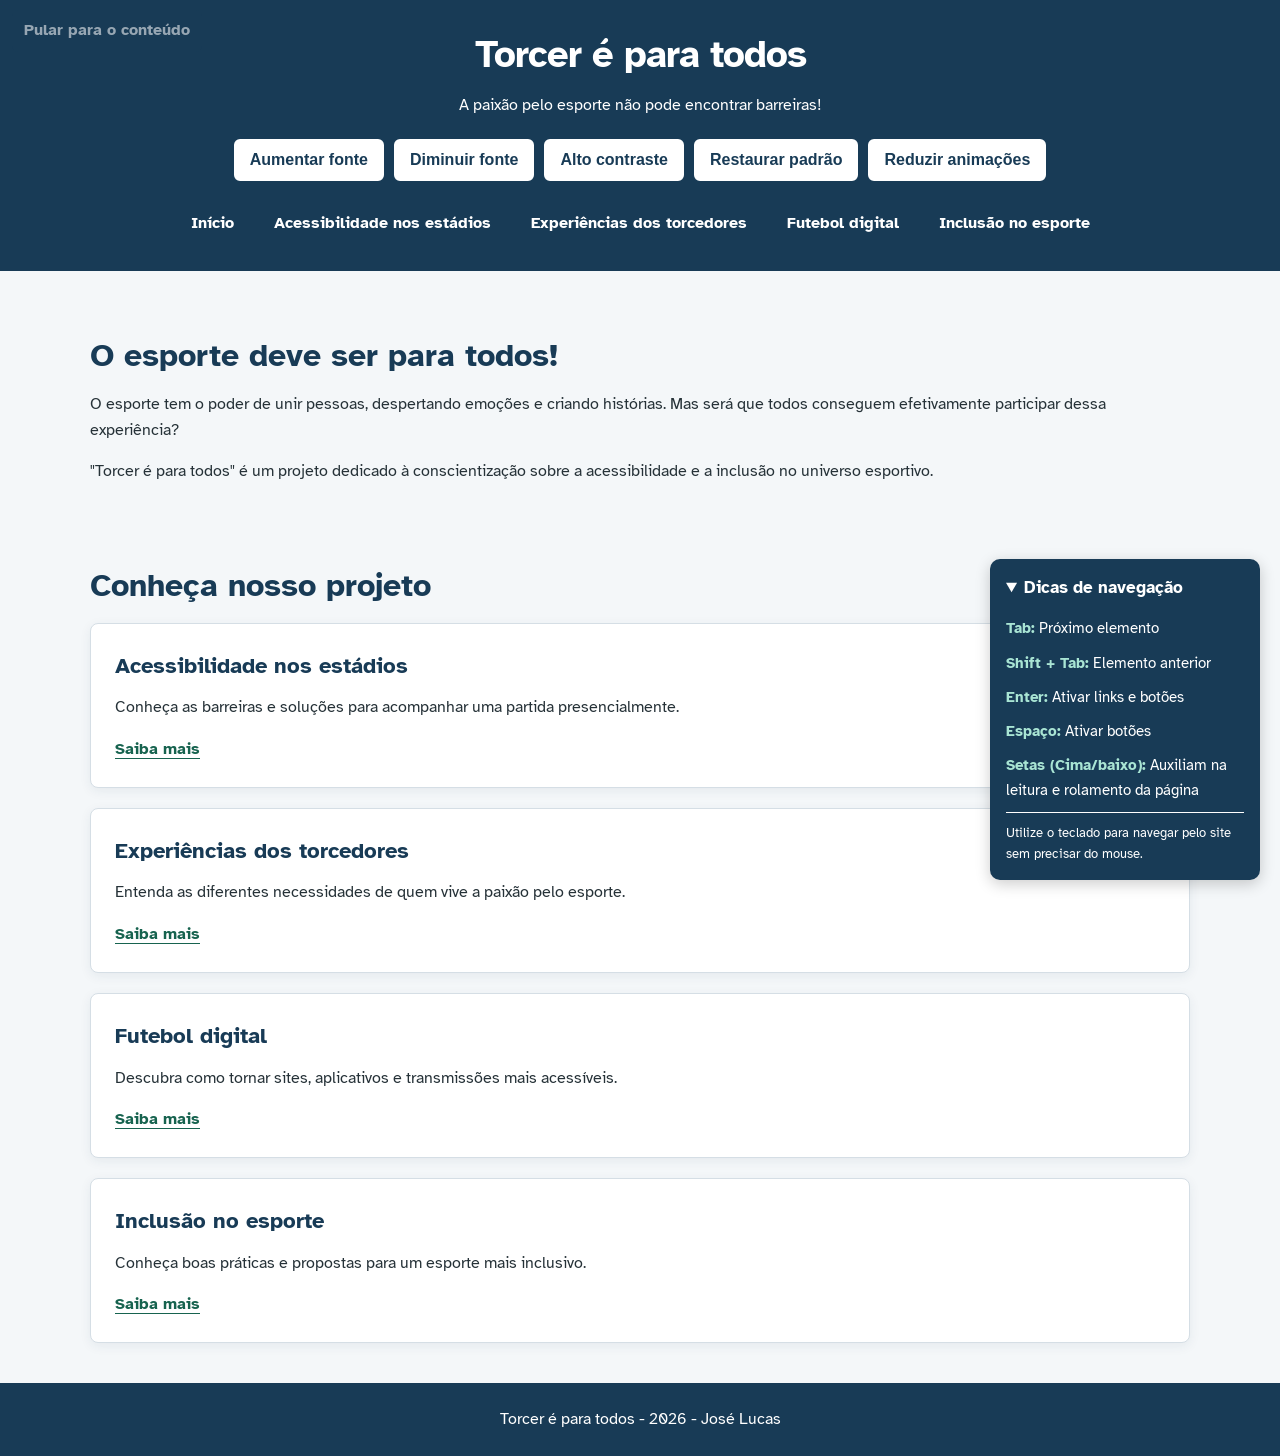
<file: index.html>
<!DOCTYPE html>
<html lang="pt-BR">
<head>
    <meta charset="UTF-8">
    <meta name="viewport" content="width=device-width, initial-scale=1.0">
    <link rel="stylesheet" href="style.css">
    <link rel="preconnect" href="https://fonts.googleapis.com"> <!-- Fonte criada para ajudar na diferenciação de caracteres-->
    <link rel="preconnect" href="https://fonts.gstatic.com" crossorigin>
    <link href="https://fonts.googleapis.com/css2?family=Atkinson+Hyperlegible:wght@400;700&display=swap" rel="stylesheet">
    <title>Torcer é para todos</title>

</head>

<body>

    <a href="#conteudo" class="skip-link">
        Pular para o conteúdo
    </a>

    <header>
        <h1>Torcer é para todos</h1>
        <p>A paixão pelo esporte não pode encontrar barreiras!</p>

            <div class="controles-acessibilidade"
            aria-label="Controles de acessibilidade">

            <button type="button" id="aumentar-fonte">
                Aumentar fonte
            </button>

            <button type="button" id="diminuir-fonte">
                Diminuir fonte
            </button>

            <button type="button" id="alto-contraste"
                aria-pressed="false">
                Alto contraste
            </button>

            <button type="button" id="restaurar">
                Restaurar padrão
            </button>

            <button type="button" id="reduzir-animacoes"
                aria-pressed="false">
                Reduzir animações
            </button>
            </div>


        <nav aria-label="Navegação principal">
            <ul>
                <li><a href="index.html">Início</a></li>
                <li><a href="estadios.html">Acessibilidade nos estádios</a></li>
                <li><a href="experiencias.html">Experiências dos torcedores</a></li>
                <li><a href="futebol-digital.html">Futebol digital</a></li>
                <li><a href="inclusao.html">Inclusão no esporte</a></li>
            </ul>
        </nav>
    </header>

    <main id="conteudo">

        <section>
            <h2>O esporte deve ser para todos!</h2>

            <p>
                O esporte tem o poder de unir pessoas,
                despertando emoções e criando histórias.
                Mas será que todos conseguem efetivamente
                participar dessa experiência?
            </p>

            <p>
                "Torcer é para todos" é um projeto dedicado
                à conscientização sobre a acessibilidade
                e a inclusão no universo esportivo.
            </p>
        </section>

        <section>
            <h2>Conheça nosso projeto</h2>

            <article>
                <h3>Acessibilidade nos estádios</h3>
                <p>Conheça as barreiras e soluções para
                acompanhar uma partida presencialmente.</p>
                <a href="estadios.html">Saiba mais</a>
            </article>

            <article>
                <h3>Experiências dos torcedores</h3>
                <p>Entenda as diferentes necessidades
                de quem vive a paixão pelo esporte.</p>
                <a href="experiencias.html">Saiba mais</a>
            </article>

            <article>
                <h3>Futebol digital</h3>
                <p>Descubra como tornar sites, aplicativos
                e transmissões mais acessíveis.</p>
                <a href="futebol-digital.html">Saiba mais</a>
            </article>

            <article>
                <h3>Inclusão no esporte</h3>
                <p>Conheça boas práticas e propostas
                para um esporte mais inclusivo.</p>
                <a href="inclusao.html">Saiba mais</a>
            </article>

        </section>

    </main>
    <details class="dicas-teclado" open>

    <summary>
        <span> Dicas de navegação</span>
    </summary>

    <div class="conteudo-dicas">

        <p>
            <strong>Tab:</strong>
            Próximo elemento
        </p>

        <p>
            <strong>Shift + Tab:</strong>
            Elemento anterior
        </p>

        <p>
            <strong>Enter:</strong>
            Ativar links e botões
        </p>

        <p>
            <strong>Espaço:</strong>
            Ativar botões
        </p>

        <p>
            <strong>Setas (Cima/baixo):</strong>
            Auxiliam na leitura e rolamento da página
        </p>

        <p class="aviso-dicas">
            Utilize o teclado para navegar pelo site
            sem precisar do mouse.
        </p>

    </div>

</details>
    <footer>
        <p>Torcer é para todos - 2026 - José Lucas</p>
    </footer>
<script src="js/script.js/script.js"></script>
</body>
</html>
</file>
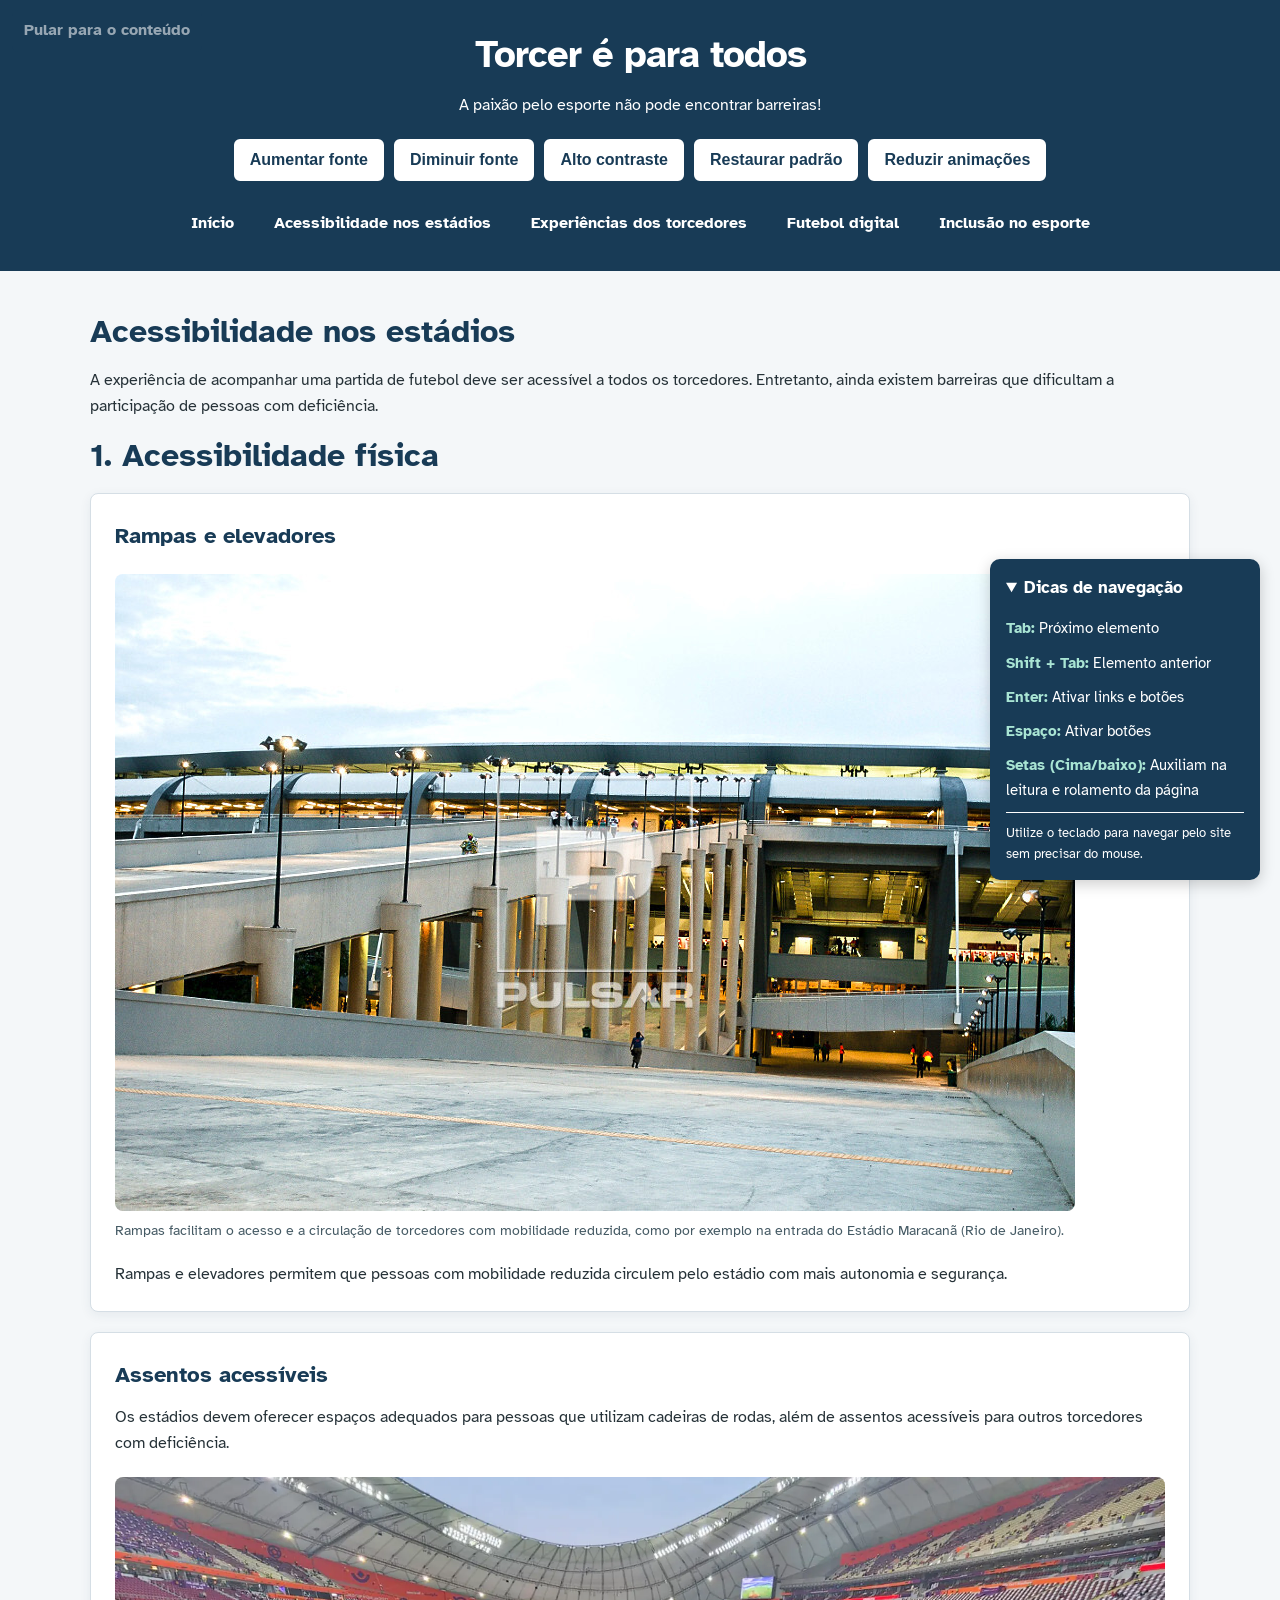
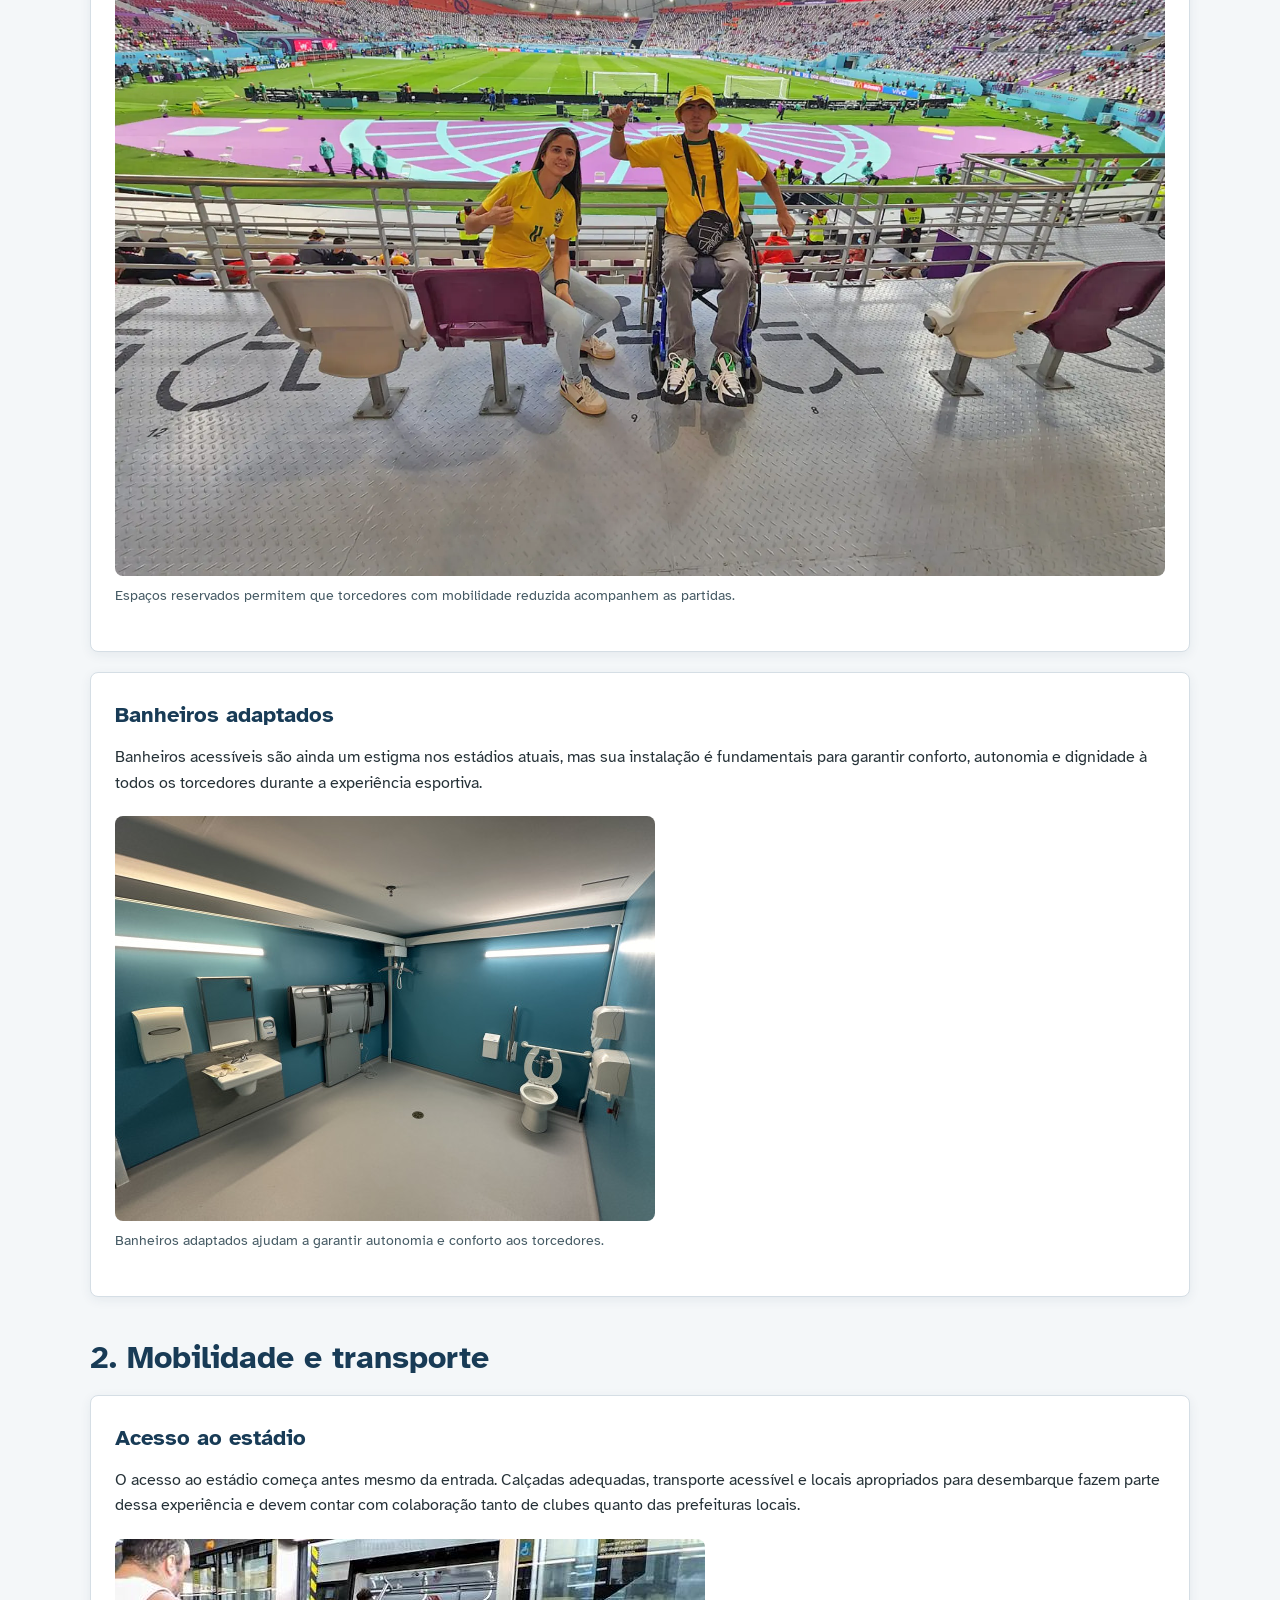
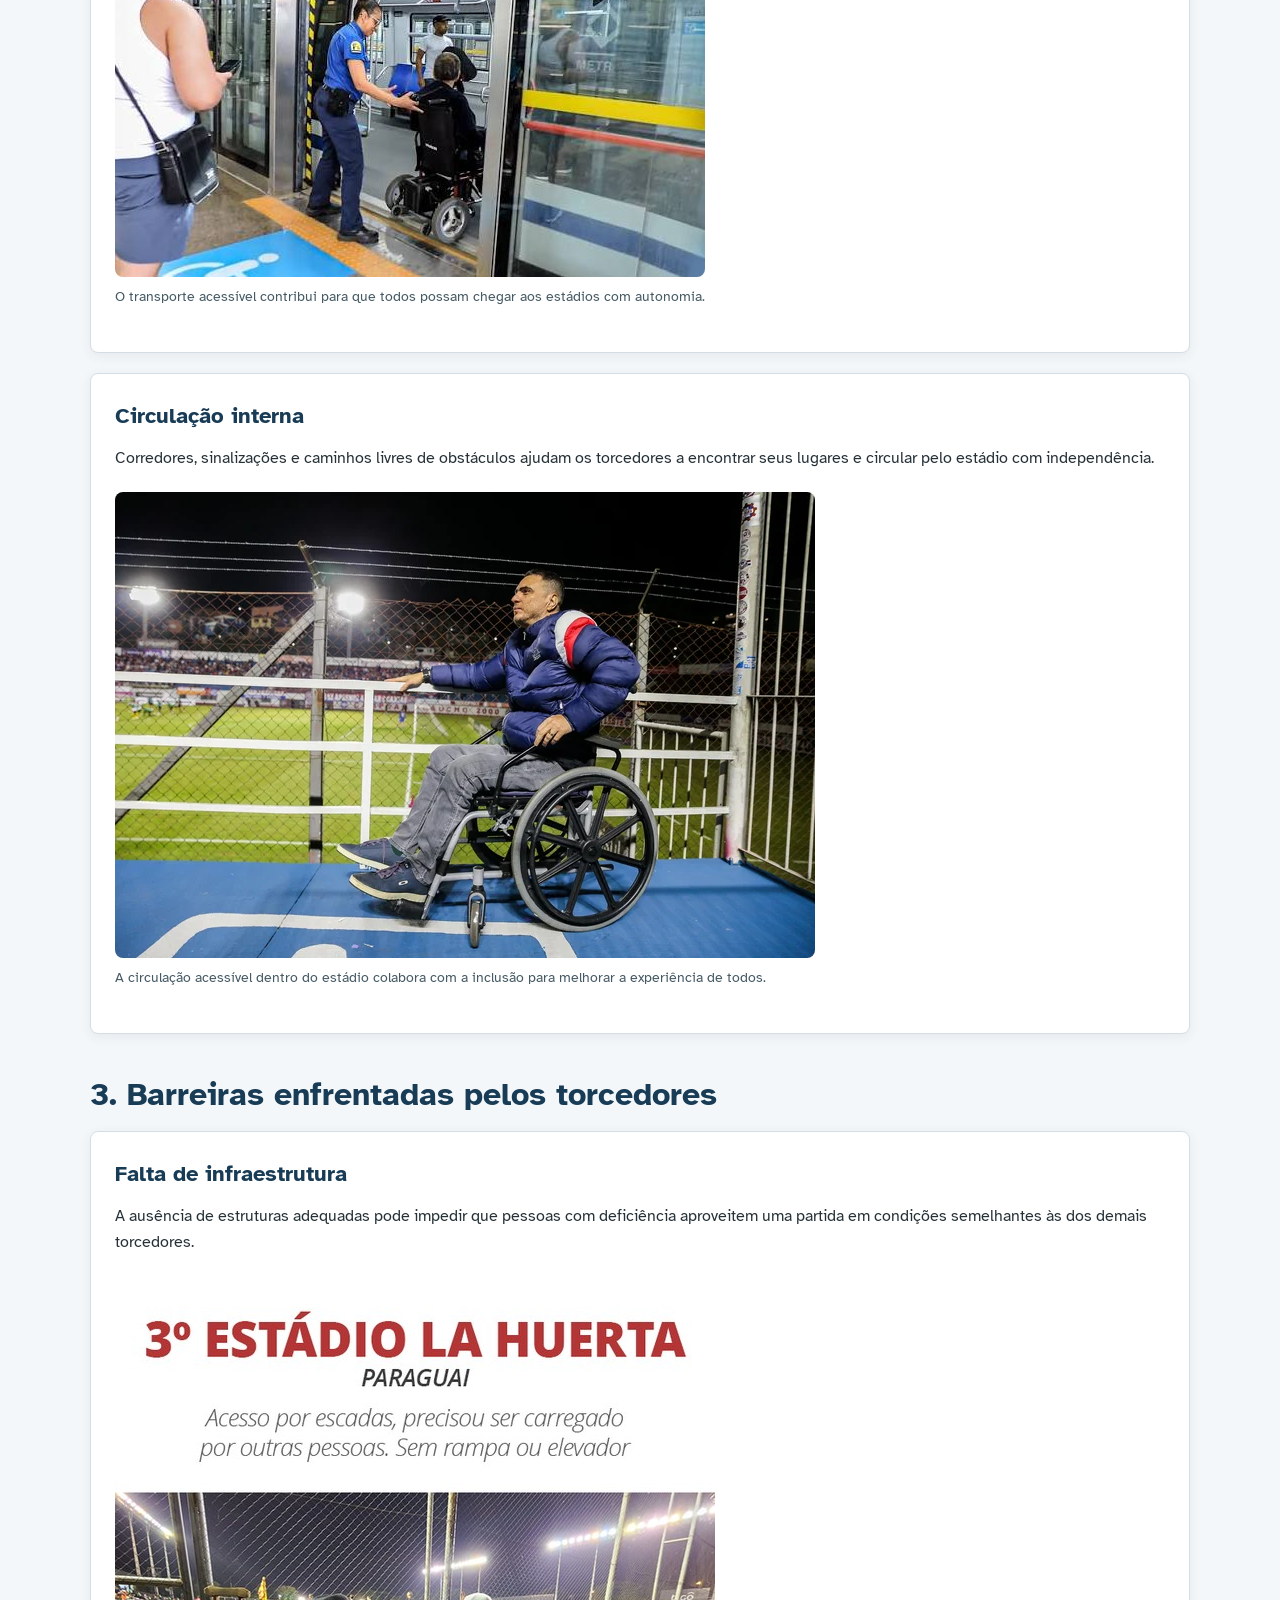
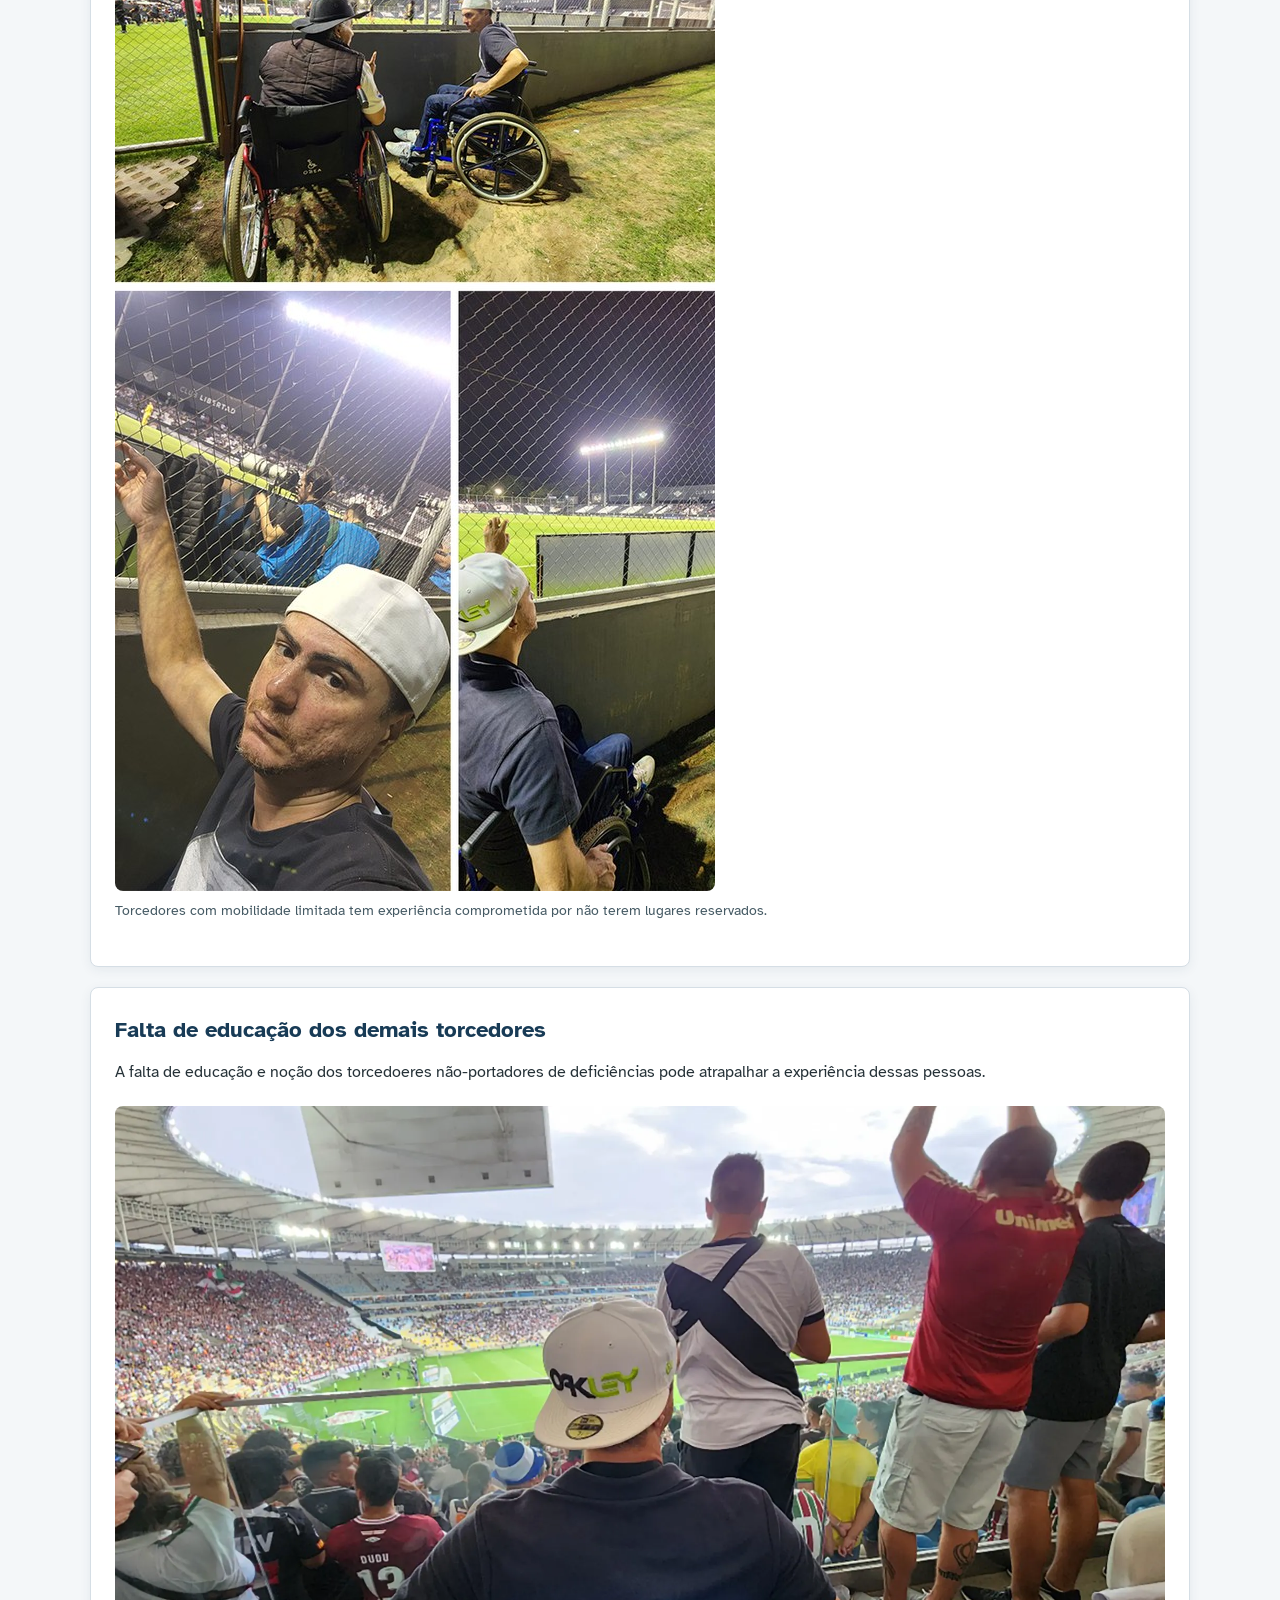
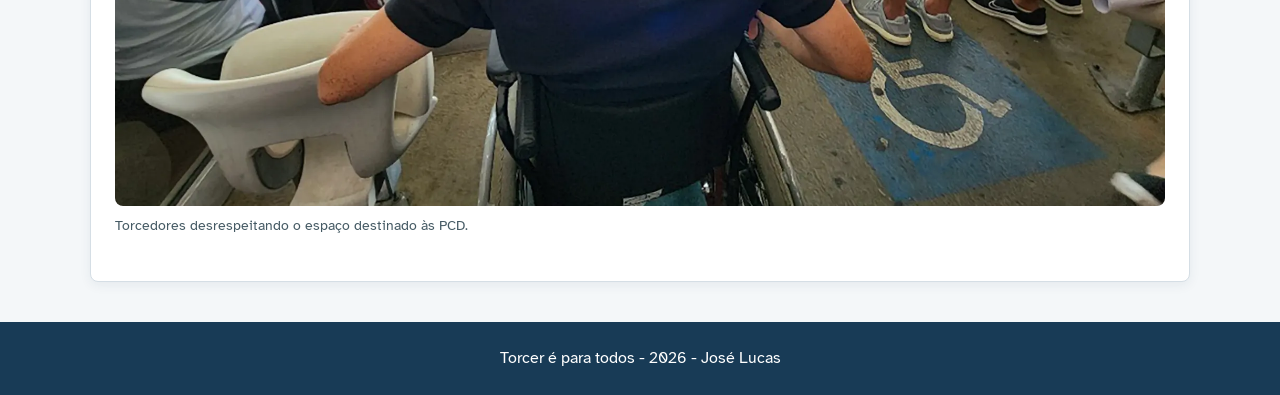
<file: estadios.html>
<!--Rampas, elevadores, assentos acessíveis, transporte, banheiros adaptados e obstáculos que pessoas com deficiência enfrentam para acompanhar uma partida presencialmente-->   
<!DOCTYPE html>
<html lang="pt-BR">

<head>
    <meta charset="UTF-8">
    <meta name="viewport" content="width=device-width, initial-scale=1.0">
    <title>Acessibilidade nos Estádios | Torcer é para todos</title>
    <link rel="stylesheet" href="style.css">
    <link rel="preconnect" href="https://fonts.googleapis.com">
    <link rel="preconnect" href="https://fonts.gstatic.com" crossorigin>
    <link href="https://fonts.googleapis.com/css2?family=Atkinson+Hyperlegible:wght@400;700&display=swap" rel="stylesheet">
</head>

<body>

    <a href="#conteudo" class="skip-link">
        Pular para o conteúdo
    </a>


    <header>

        <h1>Torcer é para todos</h1>
        <p>A paixão pelo esporte não pode encontrar barreiras!</p>

            <div class="controles-acessibilidade"
            aria-label="Controles de acessibilidade">

            <button type="button" id="aumentar-fonte">
                Aumentar fonte
            </button>

            <button type="button" id="diminuir-fonte">
                Diminuir fonte
            </button>

            <button type="button" id="alto-contraste"
                aria-pressed="false">
                Alto contraste
            </button>

            <button type="button" id="restaurar">
                Restaurar padrão
            </button>

            <button type="button" id="reduzir-animacoes"
                aria-pressed="false">
                Reduzir animações
            </button>
            </div>

        <nav aria-label="Navegação principal">
            <ul>
                <li><a href="index.html">Início</a></li>
                <li><a href="estadios.html">Acessibilidade nos estádios</a></li>
                <li><a href="experiencias.html">Experiências dos torcedores</a></li>
                <li><a href="futebol-digital.html">Futebol digital</a></li>
                <li><a href="inclusao.html">Inclusão no esporte</a></li>
            </ul>
        </nav>

    </header>

    <main id="conteudo">

        <h2>Acessibilidade nos estádios</h2>

        <p>
            A experiência de acompanhar uma partida de futebol
            deve ser acessível a todos os torcedores.
            Entretanto, ainda existem barreiras que dificultam
            a participação de pessoas com deficiência.
        </p>

        <section>

            <h2>1. Acessibilidade física</h2>

            
        <article>
            <h3>Rampas e elevadores</h3>

            <figure>
                <img
                    src="assets\imagens/rampas-estadios.jpg"
                    alt="Rampa de acesso para cadeirantes em um estádio"
                >
                <figcaption>
                    Rampas facilitam o acesso e a circulação de torcedores com mobilidade reduzida,
                     como por exemplo na entrada do Estádio Maracanã (Rio de Janeiro).
                </figcaption>
            </figure>

    <p>
        Rampas e elevadores permitem que pessoas
        com mobilidade reduzida circulem pelo estádio
        com mais autonomia e segurança.
    </p>
</article>


            <article>
                <h3>Assentos acessíveis</h3>
                <p>
                    Os estádios devem oferecer espaços adequados
                    para pessoas que utilizam cadeiras de rodas,
                    além de assentos acessíveis para outros
                    torcedores com deficiência.
                </p>
        
                <figure>
                <img
                src="assets/imagens/assentos-acessiveis.jpg"
                alt="Torcedor em cadeira de rodas acompanhado de outra pessoa em uma área acessível do estádio."
                >
                <figcaption>
                Espaços reservados permitem que torcedores
                com mobilidade reduzida acompanhem as partidas.
                </figcaption>
                </figure>

            </article>

            <article>
                <h3>Banheiros adaptados</h3>
                <p>
                    Banheiros acessíveis são ainda um estigma nos estádios atuais, mas sua instalação é fundamentais para
                    garantir conforto, autonomia e dignidade à todos os torcedores durante a experiência esportiva.
                </p>
                <figure>
                <img
                src="assets\imagens/banheiros-adaptados.jpg"
                alt="Banheiro acessível com barras de apoio ao lado do vaso sanitário e pia adaptada."
                >
                <figcaption>
                Banheiros adaptados ajudam a garantir
                autonomia e conforto aos torcedores.
                </figcaption>
                </figure>
            </article>

        </section>

        <section>

            <h2>2. Mobilidade e transporte</h2>

            <article>
                <h3>Acesso ao estádio</h3>
                <p>
                    O acesso ao estádio começa antes mesmo
                    da entrada. Calçadas adequadas, transporte
                    acessível e locais apropriados para
                    desembarque fazem parte dessa experiência e
                    devem contar com colaboração tanto de clubes
                    quanto das prefeituras locais.
                </p>
                <figure>
                <img
                src="assets\imagens/transporte-acessivel.jpg"
                alt="Pessoa em cadeira de rodas embarcando em um transporte público adaptado."
                >
                <figcaption>
                O transporte acessível contribui para que
                todos possam chegar aos estádios com autonomia.
                </figcaption>
                </figure>
            </article>

            <article>
                <h3>Circulação interna</h3>
                <p>
                    Corredores, sinalizações e caminhos livres
                    de obstáculos ajudam os torcedores a
                    encontrar seus lugares e circular pelo
                    estádio com independência.
                </p>
                <figure>
                <img
                src="assets\imagens/circulacao-estadio.webp"
                alt="Pessoa em cadeira de rodas circulando no estádio."
                >
                <figcaption>
                A circulação acessível dentro do estádio colabora com a inclusão para melhorar a experiência de todos.
                </figcaption>
                </figure>
            </article>

        </section>

        <section>

            <h2>3. Barreiras enfrentadas pelos torcedores</h2>

            <article>
                <h3>Falta de infraestrutura</h3>
                <p>
                    A ausência de estruturas adequadas pode
                    impedir que pessoas com deficiência
                    aproveitem uma partida em condições
                    semelhantes às dos demais torcedores.
                </p>
                <figure>
                <img
                src="assets\imagens/falta-de-infraestrutura.jpg"
                alt="Pessoa com deficiência motora tendo visão do jogo comprometida por conta de estádio sem espaço reservado às PCDs" >
                <figcaption>
                Torcedores com mobilidade limitada tem experiência comprometida
                por não terem lugares reservados.
                </figcaption>
                </figure>
            </article>

            <article>
                <h3>Falta de educação dos demais torcedores</h3>
                <p>
                    A falta de educação e noção dos torcedoeres não-portadores
                    de deficiências pode atrapalhar a experiência dessas pessoas.
                </p>
                <figure>
                <img
                src="assets\imagens/invasaoareapcd.webp"
                alt="Pessoa com deficiência tendo visão do jogo comprometida por torcedores que invadiram o espaço reservado aos PCD"
                >
                <figcaption>
                Torcedores desrespeitando o espaço destinado às PCD.
                </figcaption>
                </figure>
            </article>

        </section>

    </main>

    <details class="dicas-teclado" open>

    <summary>
        <span> Dicas de navegação</span>
    </summary>

    <div class="conteudo-dicas">

        <p>
            <strong>Tab:</strong>
            Próximo elemento
        </p>

        <p>
            <strong>Shift + Tab:</strong>
            Elemento anterior
        </p>

        <p>
            <strong>Enter:</strong>
            Ativar links e botões
        </p>

        <p>
            <strong>Espaço:</strong>
            Ativar botões
        </p>

        <p>
            <strong>Setas (Cima/baixo):</strong>
            Auxiliam na leitura e rolamento da página
        </p>

        <p class="aviso-dicas">
            Utilize o teclado para navegar pelo site
            sem precisar do mouse.
        </p>

    </div>

</details>

    <footer>
        <p>Torcer é para todos - 2026 - José Lucas</p>
    </footer>
<script src="js/script.js/script.js"></script>
</body>

</html>
</file>
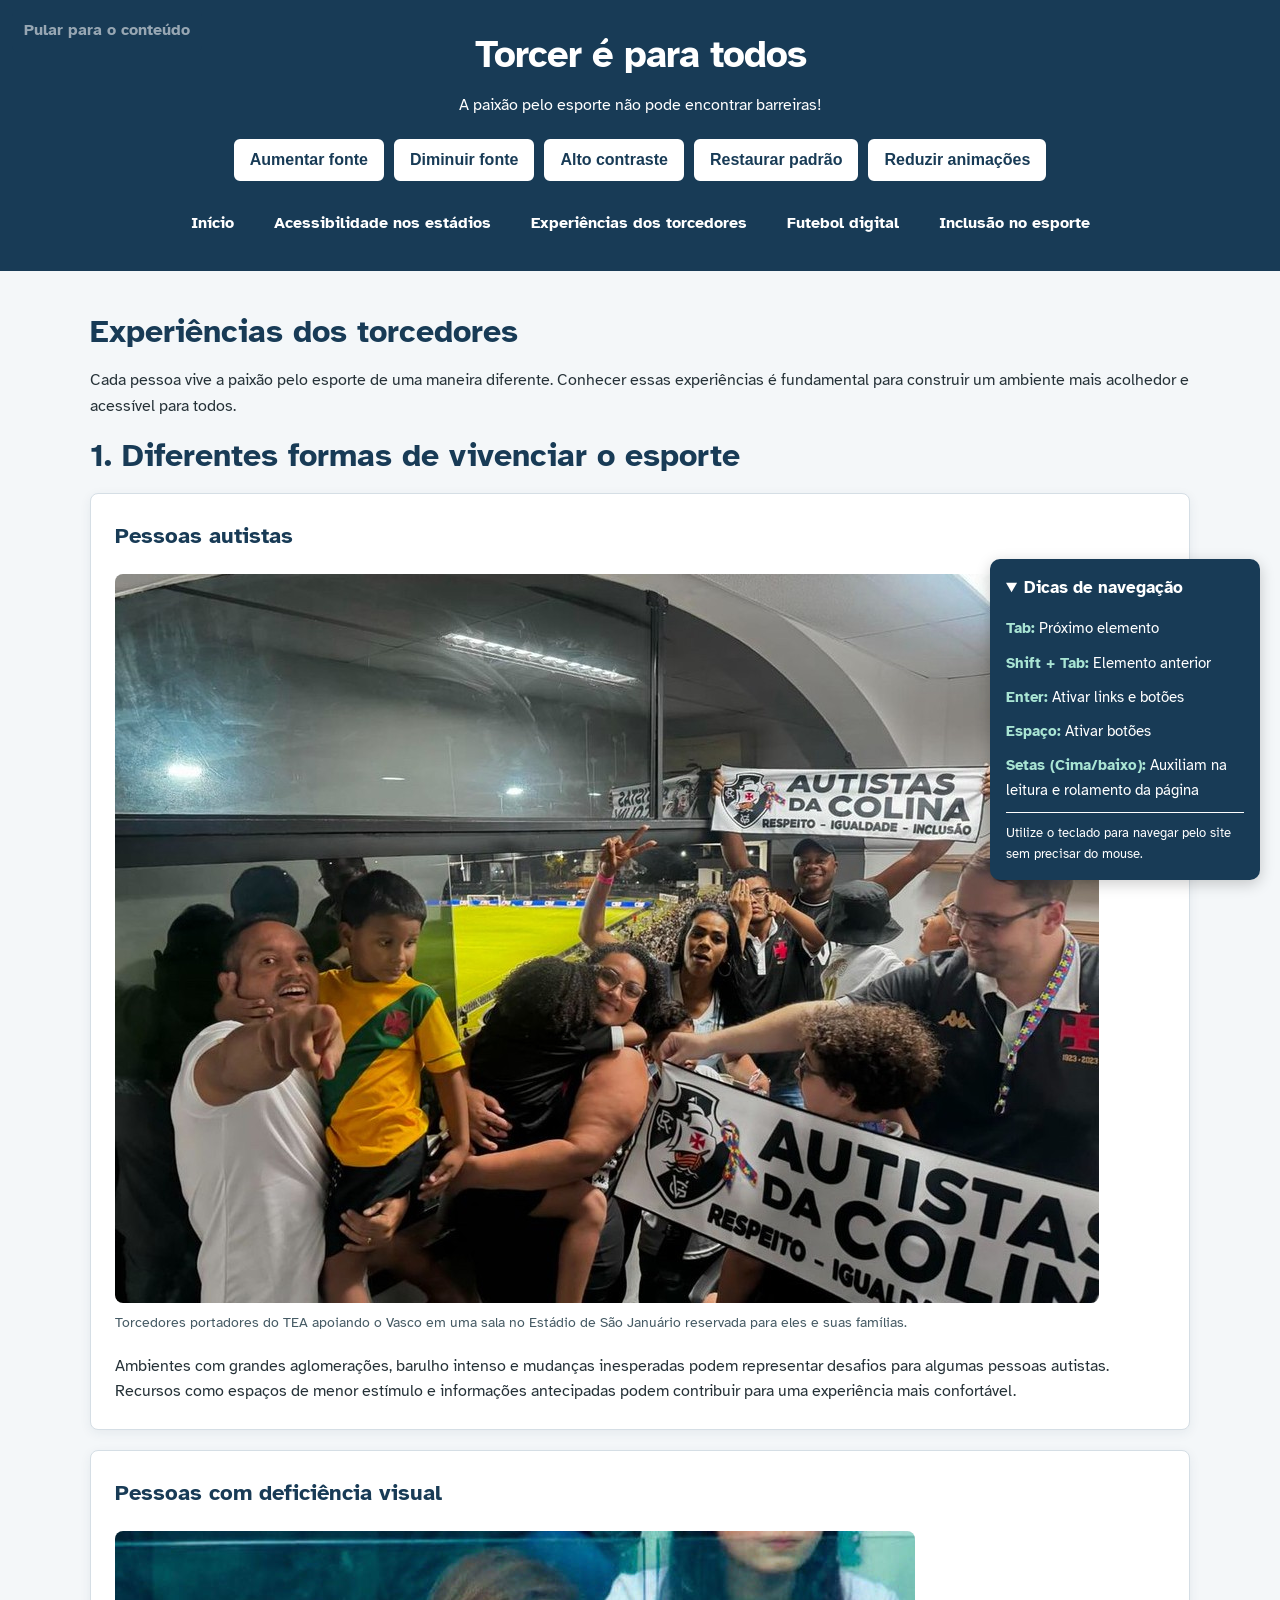
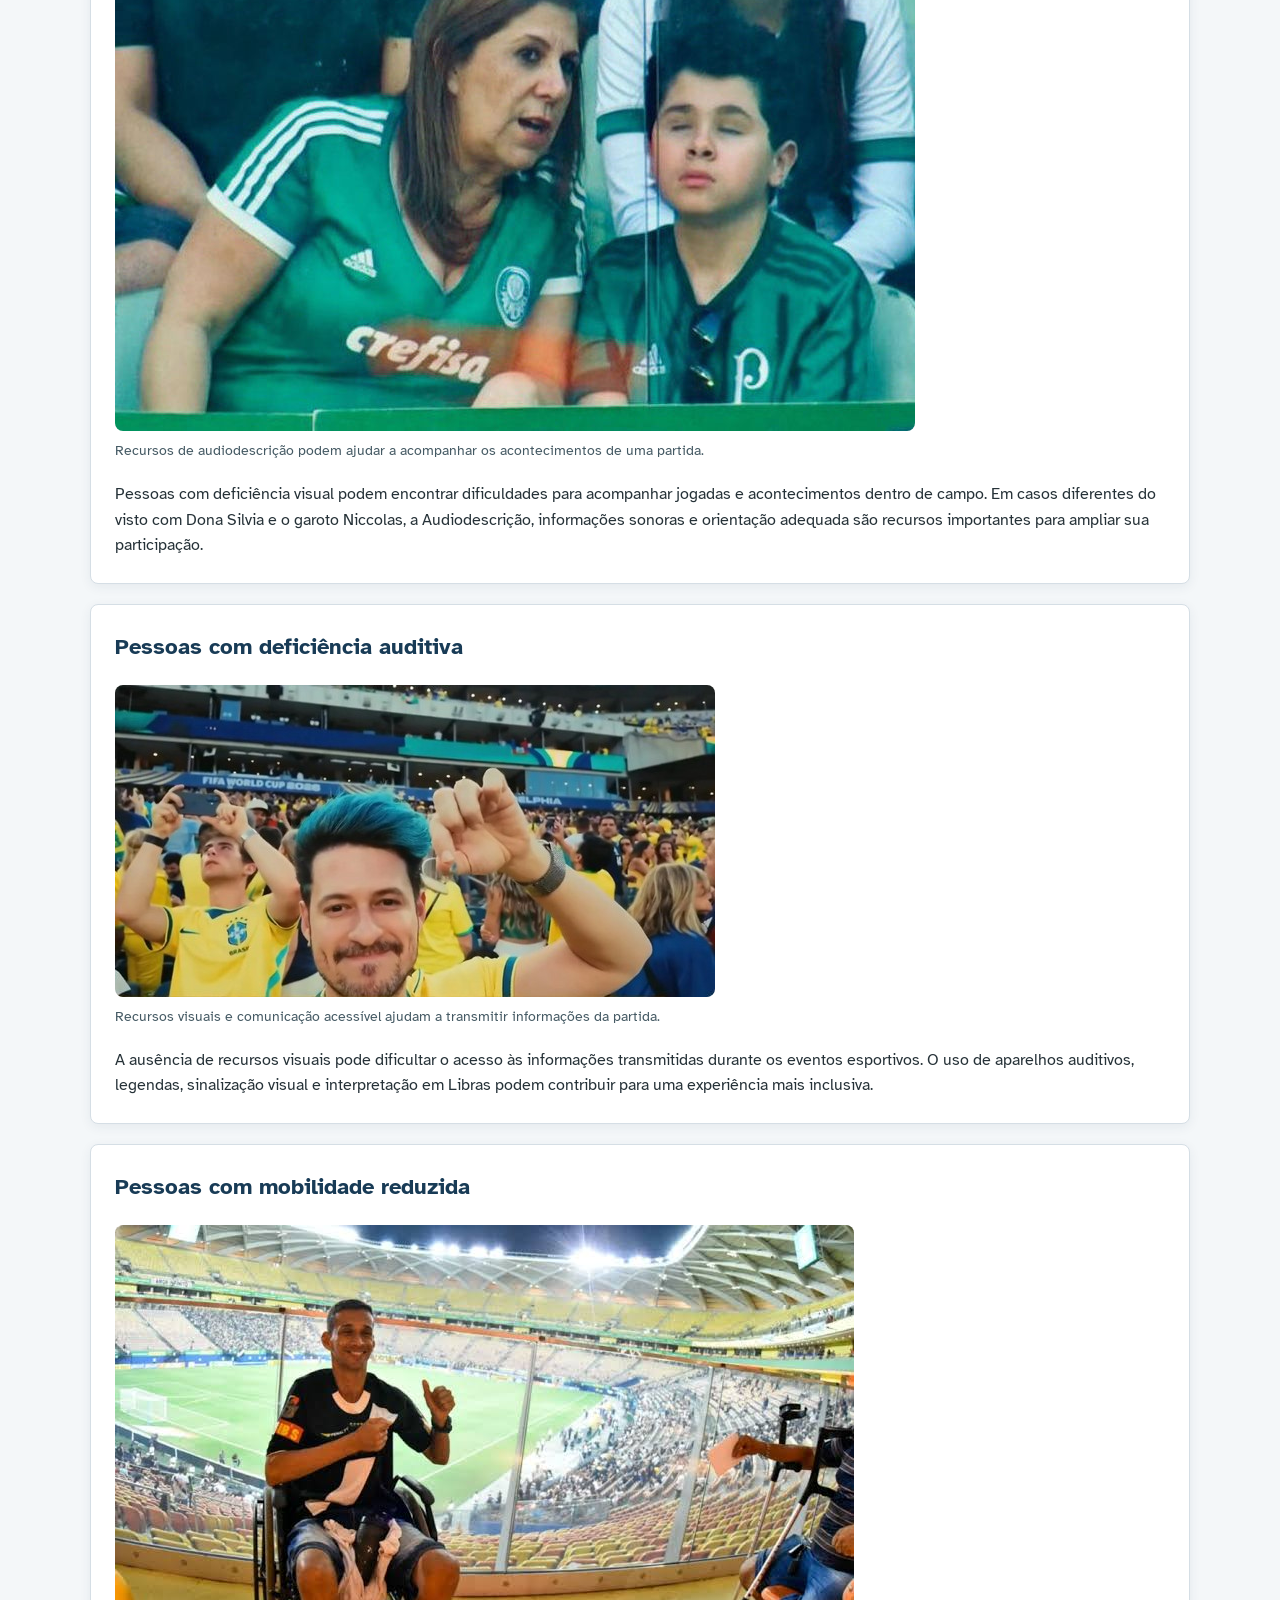
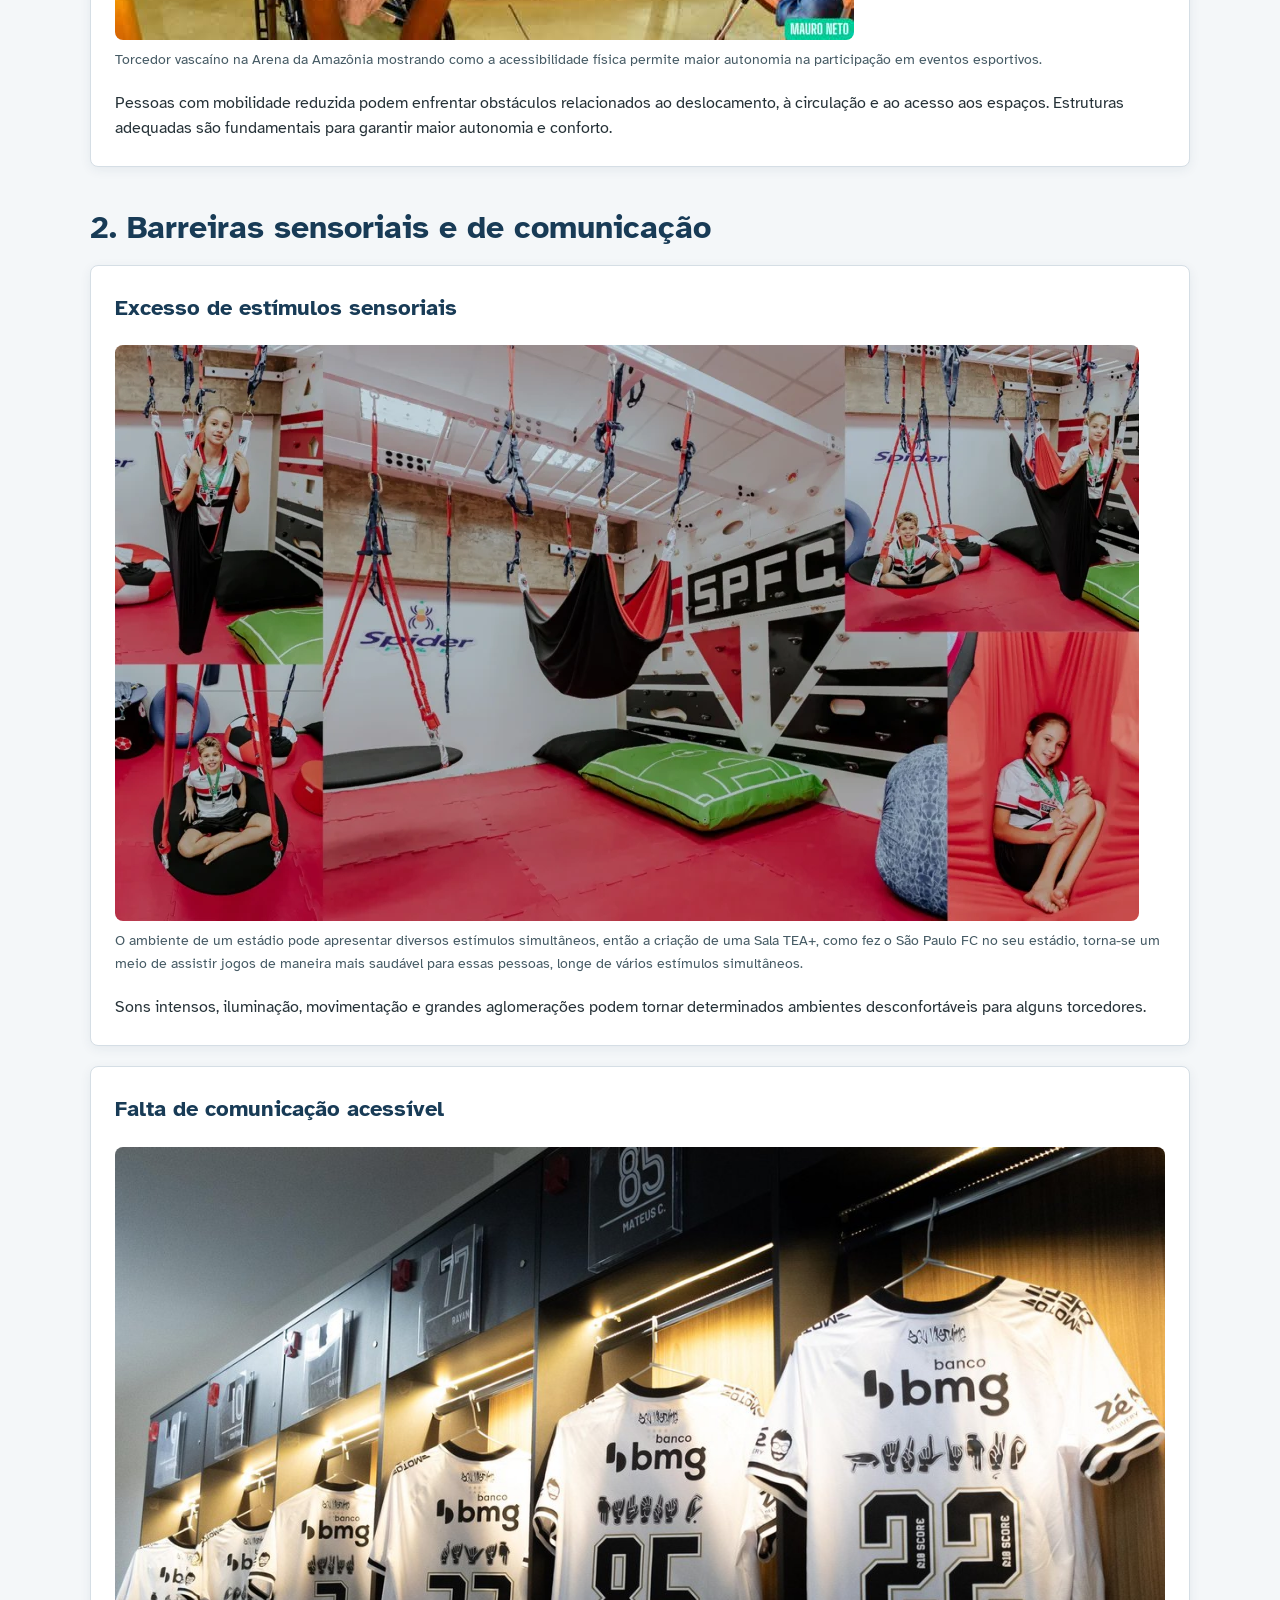
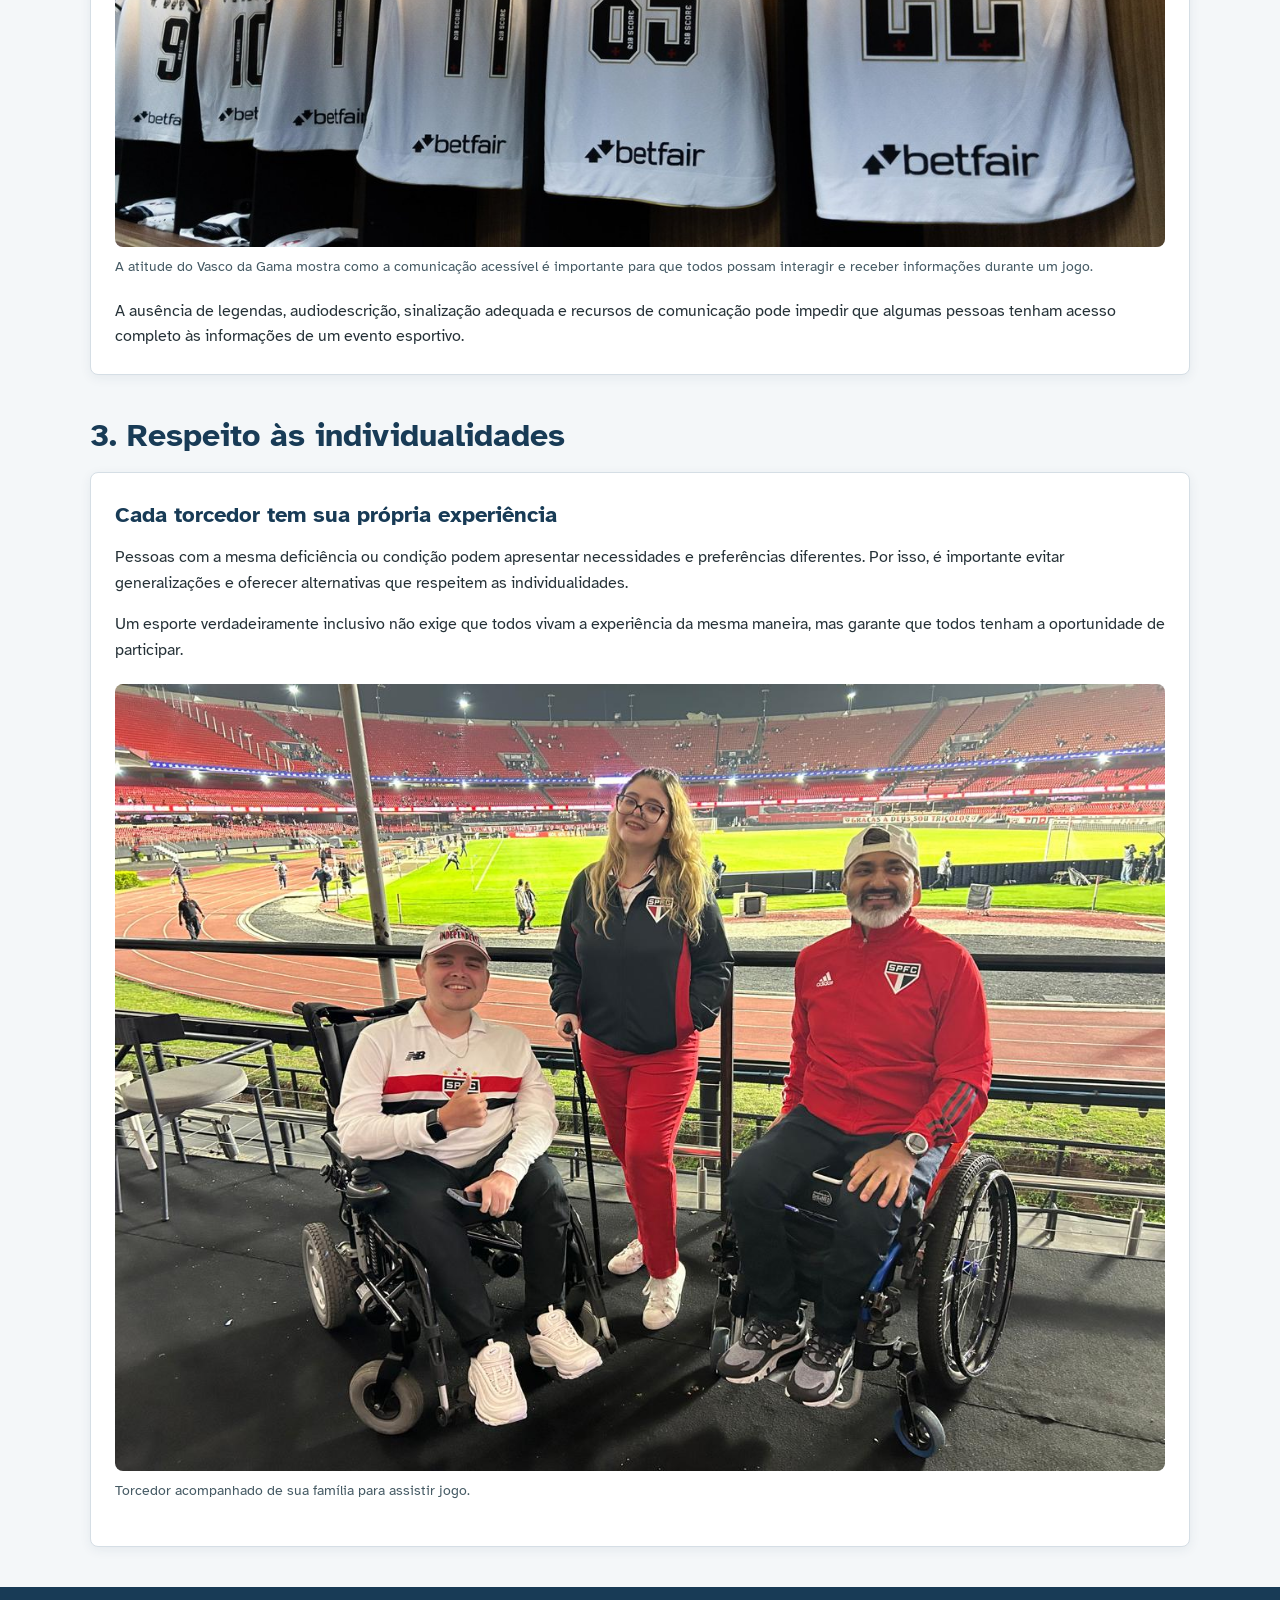
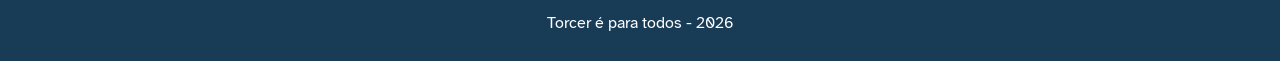
<file: experiencias.html>
<!--Necessidades de pessoas autistas, com deficiência visual, auditiva, mobilidade reduzida e outras condições, abordando também questões sensoriais, sem generalizar experiências.-->   

<!DOCTYPE html>
<html lang="pt-BR">

<head>
    <meta charset="UTF-8">
    <meta name="viewport" content="width=device-width, initial-scale=1.0">
    <link rel="stylesheet" href="style.css">
    <title>Experiências dos Torcedores | Torcer é para todos</title>
    <link rel="preconnect" href="https://fonts.googleapis.com">
    <link rel="preconnect" href="https://fonts.gstatic.com" crossorigin>
    <link href="https://fonts.googleapis.com/css2?family=Atkinson+Hyperlegible:wght@400;700&display=swap" rel="stylesheet">
</head>

<body>

    <!-- Link para pular diretamente ao conteúdo principal -->
    <a href="#conteudo" class="skip-link">
        Pular para o conteúdo
    </a>


    <header>

        <h1>Torcer é para todos</h1>

        <p>A paixão pelo esporte não pode encontrar barreiras!</p>

            <div class="controles-acessibilidade"
            aria-label="Controles de acessibilidade">

            <button type="button" id="aumentar-fonte">
                Aumentar fonte
            </button>

            <button type="button" id="diminuir-fonte">
                Diminuir fonte
            </button>

            <button type="button" id="alto-contraste"
                aria-pressed="false">
                Alto contraste
            </button>

            <button type="button" id="restaurar">
                Restaurar padrão
            </button>

            <button type="button" id="reduzir-animacoes"
                aria-pressed="false">
                Reduzir animações
            </button>
            </div>


        <nav aria-label="Navegação principal">
            <ul>
                <li><a href="index.html">Início</a></li>
                <li><a href="estadios.html">Acessibilidade nos estádios</a></li>
                <li><a href="experiencias.html">Experiências dos torcedores</a></li>
                <li><a href="futebol-digital.html">Futebol digital</a></li>
                <li><a href="inclusao.html">Inclusão no esporte</a></li>
            </ul>
        </nav>

    </header>

    <main id="conteudo">

        <h2>Experiências dos torcedores</h2>

        <p>
            Cada pessoa vive a paixão pelo esporte de uma maneira
            diferente. Conhecer essas experiências é fundamental
            para construir um ambiente mais acolhedor e acessível
            para todos.
        </p>

        <section>

            <h2>1. Diferentes formas de vivenciar o esporte</h2>

            <article>

                <h3>Pessoas autistas</h3>

                <figure>
                    <img
                        src="assets\imagens/torcedores-autistas.jpg"
                        alt="Torcedores com TEA do Vasco da Gama acompanhando uma partida de futebol nas arquibancadas"
                    >

                    <figcaption>
                        Torcedores portadores do TEA apoiando o Vasco em uma sala no Estádio de São Januário reservada para eles e suas famílias.
                    </figcaption>
                </figure>

                <p>
                    Ambientes com grandes aglomerações, barulho
                    intenso e mudanças inesperadas podem representar
                    desafios para algumas pessoas autistas.
                    Recursos como espaços de menor estímulo e
                    informações antecipadas podem contribuir
                    para uma experiência mais confortável.
                </p>

            </article>

            <article>

                <h3>Pessoas com deficiência visual</h3>

                <figure>
                    <img
                        src="assets\imagens/torcedores-deficiencia-visual.jpg"
                        alt="Torcedora palmeirense Silvia Grecco narrando a partida para seu filho Niccolas Grecco, que sofre com deficiência visual, em meio à arquibancada."
                    >

                    <figcaption>
                        Recursos de audiodescrição podem ajudar
                        a acompanhar os acontecimentos de uma partida.
                    </figcaption>
                </figure>

                <p>
                    Pessoas com deficiência visual podem encontrar
                    dificuldades para acompanhar jogadas e
                    acontecimentos dentro de campo.
                    Em casos diferentes do visto com Dona Silvia e 
                    o garoto Niccolas, a Audiodescrição, informações 
                    sonoras e orientação adequada são recursos importantes
                    para ampliar sua participação.
                </p>

            </article>

            <article>

                <h3>Pessoas com deficiência auditiva</h3>

                <figure>
                    <img
                        src="assets\imagens/torcedores-deficiencia-auditiva.jpg"
                        alt="Torcedor brasileiro com deficiência auditiva acompanhando uma partida de futebol em um estádio"
                    >

                    <figcaption>
                        Recursos visuais e comunicação acessível
                        ajudam a transmitir informações da partida.
                    </figcaption>
                </figure>

                <p> 
                    A ausência de recursos visuais pode dificultar
                    o acesso às informações transmitidas durante
                    os eventos esportivos. O uso de aparelhos
                    auditivos, legendas, sinalização
                    visual e interpretação em Libras podem
                    contribuir para uma experiência mais inclusiva.
                </p>

            </article>

            <article>

                <h3>Pessoas com mobilidade reduzida</h3>

                <figure>
                    <img
                        src="assets\imagens/torcedores-mobilidade-reduzida.jpg"
                        alt="Torcedor utilizando cadeira de rodas em um ambiente esportivo"
                    >

                    <figcaption>
                        Torcedor vascaíno na Arena da Amazônia mostrando como
                        a acessibilidade física permite maior autonomia
                        na participação em eventos esportivos.
                    </figcaption>
                </figure>

                <p>
                    Pessoas com mobilidade reduzida podem enfrentar
                    obstáculos relacionados ao deslocamento,
                    à circulação e ao acesso aos espaços.
                    Estruturas adequadas são fundamentais para
                    garantir maior autonomia e conforto.
                </p>

            </article>

        </section>

        <section>

            <h2>2. Barreiras sensoriais e de comunicação</h2>

            <article>

                <h3>Excesso de estímulos sensoriais</h3>

                <figure>
                    <img
                        src="assets\imagens/estimulos-sensoriais.jpg"
                        alt="Espaço para pessoas TEA+, criado pelo São Paulo FC"
                    >

                    <figcaption>
                        O ambiente de um estádio pode apresentar
                        diversos estímulos simultâneos, então a 
                        criação de uma Sala TEA+, como fez o São
                        Paulo FC no seu estádio, torna-se um meio 
                        de assistir jogos de maneira mais saudável 
                        para essas pessoas, longe de vários estímulos 
                        simultâneos.
                    </figcaption>
                </figure>

                <p>
                    Sons intensos, iluminação, movimentação
                    e grandes aglomerações podem tornar
                    determinados ambientes desconfortáveis
                    para alguns torcedores.
                </p>

            </article>

            <article>

                <h3>Falta de comunicação acessível</h3>

                <figure>
                    <img
                        src="assets\imagens/comunicacao-acessivel.jpg"
                        alt="Em homenagem ao 'Setembro Surdo', o Vasco da Gama jogou com o nome dos seus jogadores em Libras nas camisas"
                    >

                    <figcaption>
                        A atitude do Vasco da Gama mostra como
                        a comunicação acessível é importante
                        para que todos possam interagir e receber
                         informações durante um jogo.
                    </figcaption>
                </figure>

                <p>
                    A ausência de legendas, audiodescrição,
                    sinalização adequada e recursos de comunicação
                    pode impedir que algumas pessoas tenham acesso
                    completo às informações de um evento esportivo.
                </p>

            </article>

        </section>

        <section>

            <h2>3. Respeito às individualidades</h2>

            <article>

                <h3>Cada torcedor tem sua própria experiência</h3>

                <p>
                    Pessoas com a mesma deficiência ou condição
                    podem apresentar necessidades e preferências
                    diferentes. Por isso, é importante evitar
                    generalizações e oferecer alternativas
                    que respeitem as individualidades.
                </p>

                <p>
                    Um esporte verdadeiramente inclusivo não
                    exige que todos vivam a experiência da
                    mesma maneira, mas garante que todos
                    tenham a oportunidade de participar.
                </p>

                <figure>
                <img
                src="assets\imagens/individualfelizexperiencia.jpeg"
                alt="Pessoa com deficiência acompanhada de sua família para assistir a um jogo do São Paulo FC"
                >
                <figcaption>
                Torcedor acompanhado de sua família para assistir jogo.
                </figcaption>
                </figure>

            </article>

        </section>

    </main>

    <details class="dicas-teclado" open>

    <summary>
        <span> Dicas de navegação</span>
    </summary>

    <div class="conteudo-dicas">

        <p>
            <strong>Tab:</strong>
            Próximo elemento
        </p>

        <p>
            <strong>Shift + Tab:</strong>
            Elemento anterior
        </p>

        <p>
            <strong>Enter:</strong>
            Ativar links e botões
        </p>

        <p>
            <strong>Espaço:</strong>
            Ativar botões
        </p>

        <p>
            <strong>Setas (Cima/baixo):</strong>
            Auxiliam na leitura e rolamento da página
        </p>

        <p class="aviso-dicas">
            Utilize o teclado para navegar pelo site
            sem precisar do mouse.
        </p>

    </div>

</details>

    <footer>

        <p>Torcer é para todos - 2026</p>

    </footer>
<script src="js/script.js/script.js"></script>
</body>

</html>
</file>
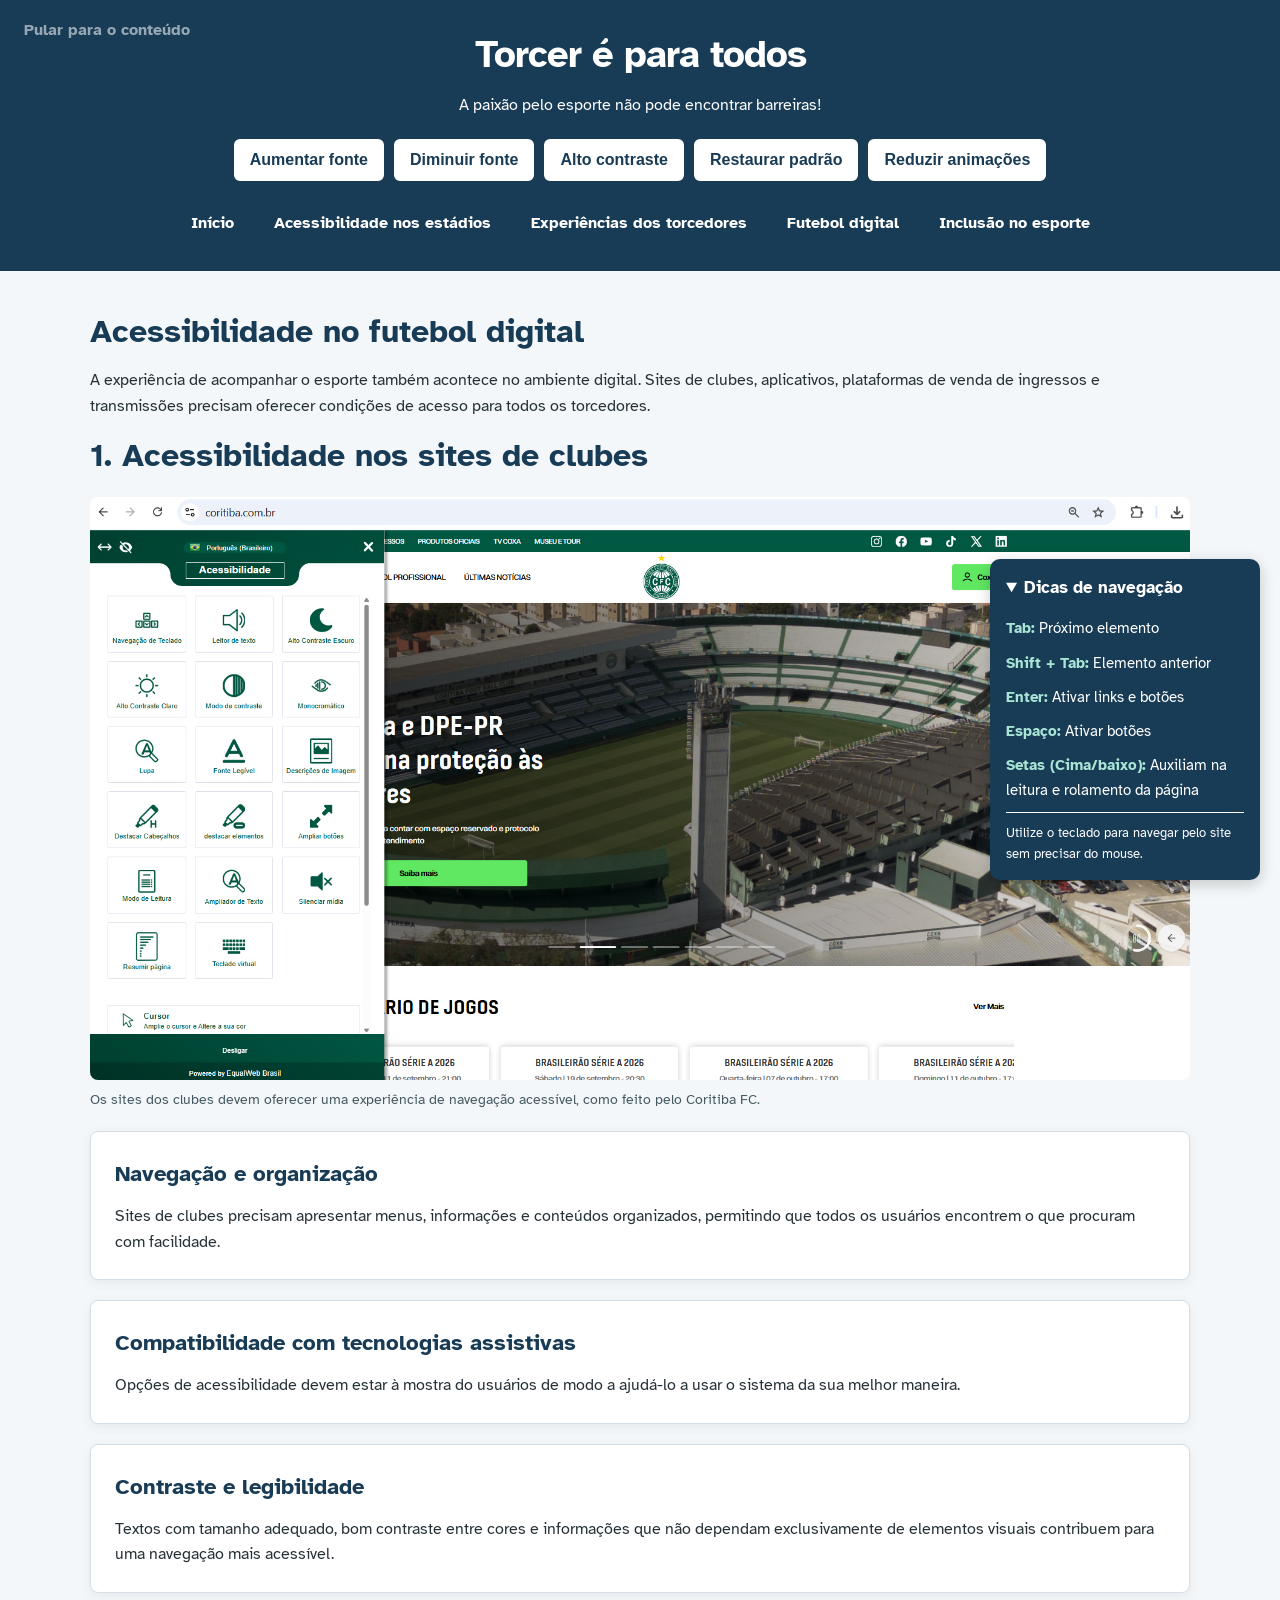
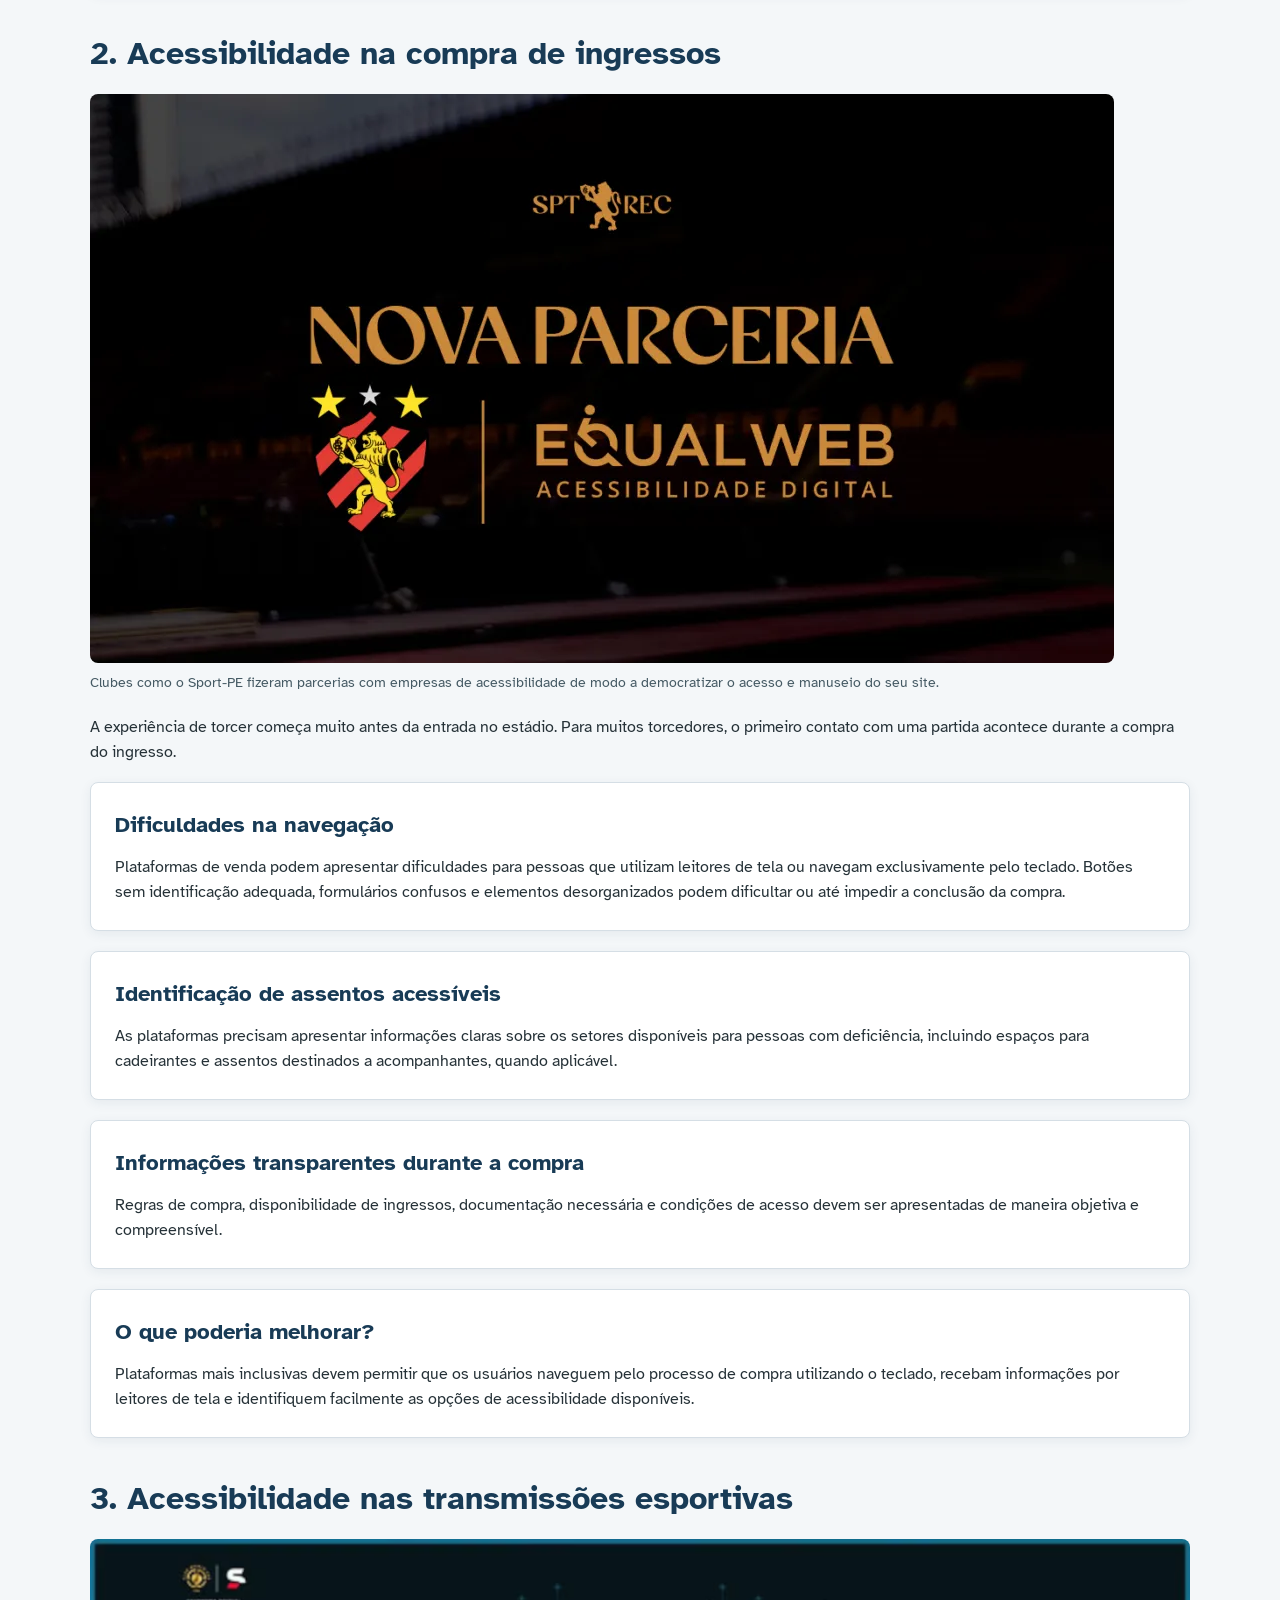
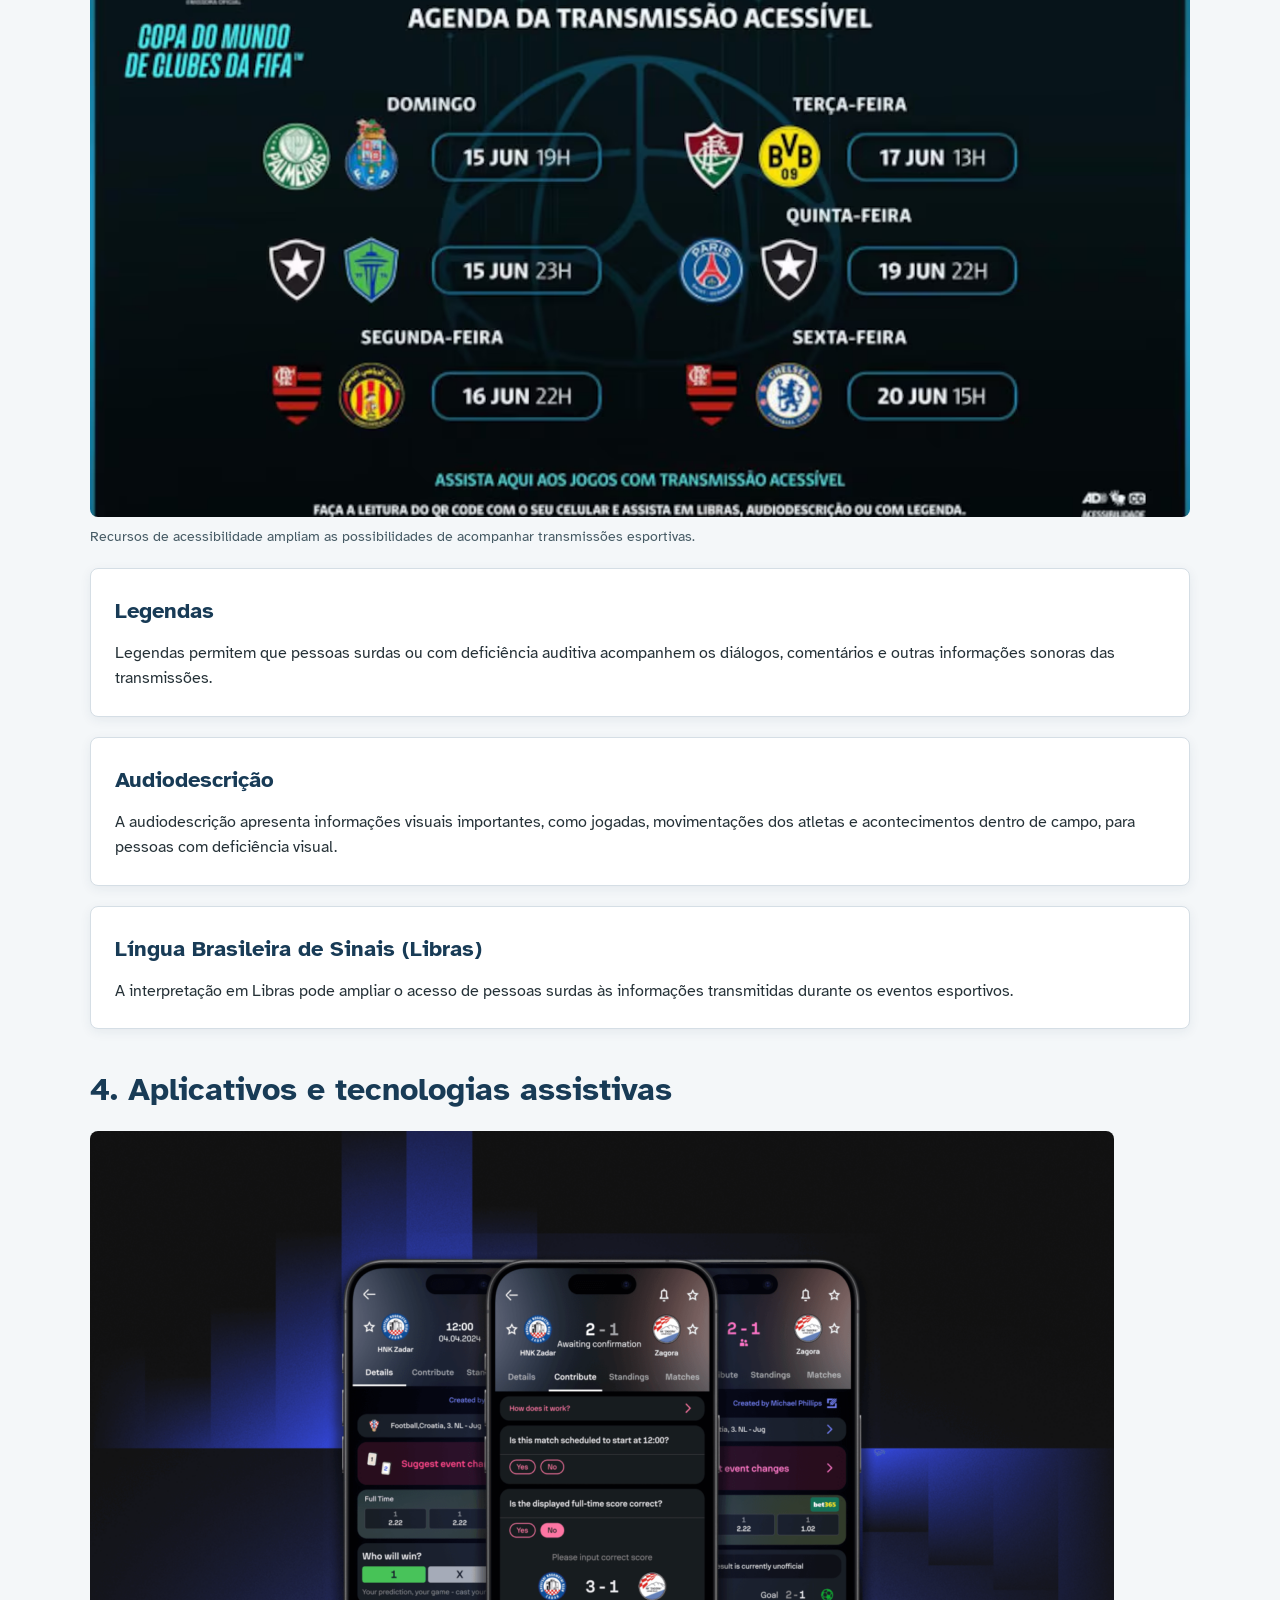
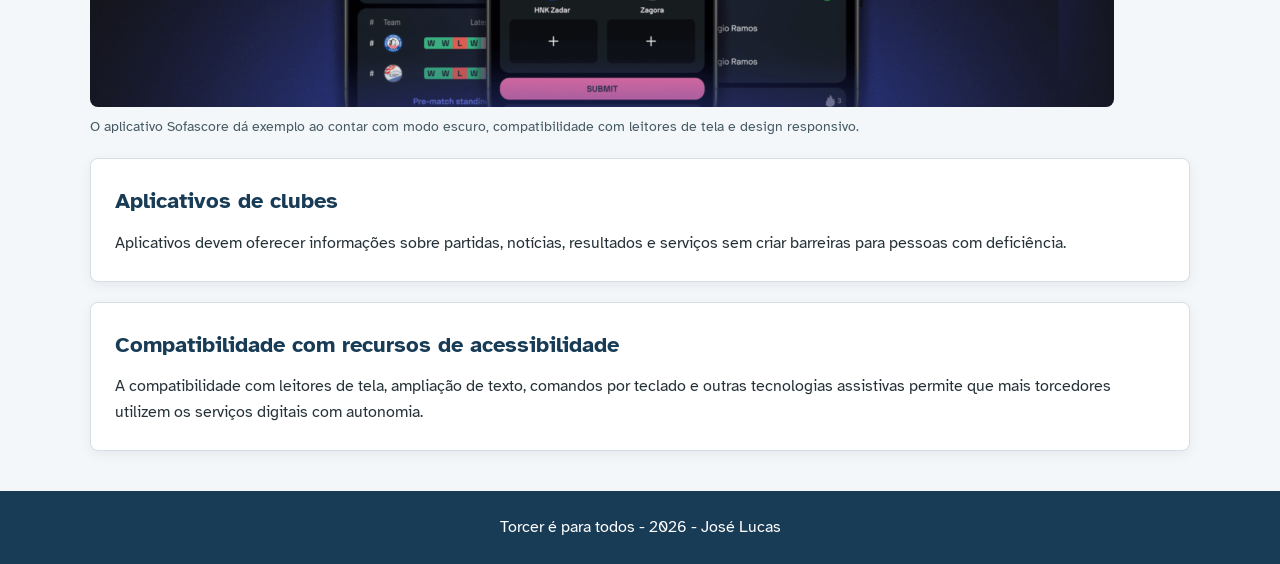
<file: futebol-digital.html>
<!--Acessibilidade em sites de clubes, aplicativos, transmissões, legendas, audiodescrição e navegação por tecnologias assistivas.-->   

<!DOCTYPE html>
<html lang="pt-BR">

<head>
    <meta charset="UTF-8">
    <meta name="viewport" content="width=device-width, initial-scale=1.0">
    <link rel="stylesheet" href="style.css">
    <title>Futebol Digital | Torcer é para todos</title>
    <link rel="preconnect" href="https://fonts.googleapis.com">
    <link rel="preconnect" href="https://fonts.gstatic.com" crossorigin>
    <link href="https://fonts.googleapis.com/css2?family=Atkinson+Hyperlegible:wght@400;700&display=swap" rel="stylesheet">
</head>

<body>

    <a href="#conteudo" class="skip-link">
        Pular para o conteúdo
    </a>


    <header>

        <h1>Torcer é para todos</h1>

        <p>A paixão pelo esporte não pode encontrar barreiras!</p>

            <div class="controles-acessibilidade"
            aria-label="Controles de acessibilidade">

            <button type="button" id="aumentar-fonte">
                Aumentar fonte
            </button>

            <button type="button" id="diminuir-fonte">
                Diminuir fonte
            </button>

            <button type="button" id="alto-contraste"
                aria-pressed="false">
                Alto contraste
            </button>

            <button type="button" id="restaurar">
                Restaurar padrão
            </button>

            <button type="button" id="reduzir-animacoes"
                aria-pressed="false">
                Reduzir animações
            </button>
            </div>

        <nav aria-label="Navegação principal">
            <ul>
                <li><a href="index.html">Início</a></li>
                <li><a href="estadios.html">Acessibilidade nos estádios</a></li>
                <li><a href="experiencias.html">Experiências dos torcedores</a></li>
                <li><a href="futebol-digital.html">Futebol digital</a></li>
                <li><a href="inclusao.html">Inclusão no esporte</a></li>
            </ul>
        </nav>

    </header>

    <main id="conteudo">

        <h2>Acessibilidade no futebol digital</h2>

        <p>
            A experiência de acompanhar o esporte também acontece
            no ambiente digital. Sites de clubes, aplicativos,
            plataformas de venda de ingressos e transmissões
            precisam oferecer condições de acesso para todos
            os torcedores.
        </p>

        <section>

            <h2>1. Acessibilidade nos sites de clubes</h2>

            <figure>
                <img
                    src="assets\imagens/sites-clubes-acessibilidade.jpg"
                    alt="Exemplo de página digital do Coritiba FC"
                >

                <figcaption>
                    Os sites dos clubes devem oferecer uma
                    experiência de navegação acessível, como feito pelo Coritiba FC.
                </figcaption>
            </figure>

            <article>

                <h3>Navegação e organização</h3>

                <p>
                    Sites de clubes precisam apresentar menus,
                    informações e conteúdos organizados,
                    permitindo que todos os usuários encontrem
                    o que procuram com facilidade.
                </p>

            </article>

            <article>

                <h3>Compatibilidade com tecnologias assistivas</h3>

                <p>
                    Opções de acessibilidade devem estar à mostra do usuários
                    de modo a ajudá-lo a usar o sistema da sua melhor maneira.
                </p>

            </article>

            <article>

                <h3>Contraste e legibilidade</h3>

                <p>
                    Textos com tamanho adequado, bom contraste
                    entre cores e informações que não dependam
                    exclusivamente de elementos visuais
                    contribuem para uma navegação mais acessível.
                </p>

            </article>

        </section>

        <section>

            <h2>2. Acessibilidade na compra de ingressos</h2>

            <figure>
                <img
                    src="assets\imagens/compra-ingressos-acessibilidade.jpg"
                    alt="Sport-PE realizando parceria com a marca EQUALWEB, que assiste sites em questões de acessibilidade"
                >

                <figcaption>
                    Clubes como o Sport-PE fizeram parcerias com empresas de acessibilidade de modo a democratizar o acesso e manuseio do seu site.
                </figcaption>

            </figure>

            <p>
                A experiência de torcer começa muito antes
                da entrada no estádio. Para muitos torcedores,
                o primeiro contato com uma partida acontece
                durante a compra do ingresso.
            </p>

            <article>

                <h3>Dificuldades na navegação</h3>

                <p>
                    Plataformas de venda podem apresentar
                    dificuldades para pessoas que utilizam
                    leitores de tela ou navegam exclusivamente
                    pelo teclado.
                    
                    Botões sem identificação adequada,
                    formulários confusos e elementos
                    desorganizados podem dificultar ou
                    até impedir a conclusão da compra.
                </p>

            </article>

            <article>

                <h3>Identificação de assentos acessíveis</h3>

                <p>
                    As plataformas precisam apresentar
                    informações claras sobre os setores
                    disponíveis para pessoas com deficiência,
                    incluindo espaços para cadeirantes
                    e assentos destinados a acompanhantes,
                    quando aplicável.
                </p>

            </article>

            <article>

                <h3>Informações transparentes durante a compra</h3>

                <p>
                    Regras de compra, disponibilidade de
                    ingressos, documentação necessária
                    e condições de acesso devem ser
                    apresentadas de maneira objetiva
                    e compreensível.
                </p>

            </article>

            <article>

                <h3>O que poderia melhorar?</h3>

                <p>
                    Plataformas mais inclusivas devem permitir
                    que os usuários naveguem pelo processo
                    de compra utilizando o teclado, recebam
                    informações por leitores de tela e
                    identifiquem facilmente as opções
                    de acessibilidade disponíveis.
                </p>

            </article>

        </section>

        <section>

            <h2>3. Acessibilidade nas transmissões esportivas</h2>

            <figure>
                <img
                    src="assets\imagens/transmissoes-acessiveis.jpg"
                    alt="Transmissão de várias partidas da Copa do mundo de Clubes FIFA 2025 que teriam transmissões acessíveis pelo canal SporTV"
                >

                <figcaption>
                    Recursos de acessibilidade ampliam
                    as possibilidades de acompanhar
                    transmissões esportivas.
                </figcaption>

            </figure>

            <article>

                <h3>Legendas</h3>

                <p>
                    Legendas permitem que pessoas surdas
                    ou com deficiência auditiva acompanhem
                    os diálogos, comentários e outras
                    informações sonoras das transmissões.
                </p>

            </article>

            <article>

                <h3>Audiodescrição</h3>

                <p>
                    A audiodescrição apresenta informações
                    visuais importantes, como jogadas,
                    movimentações dos atletas e acontecimentos
                    dentro de campo, para pessoas com
                    deficiência visual.
                </p>

            </article>

            <article>

                <h3>Língua Brasileira de Sinais (Libras)</h3>

                <p>
                    A interpretação em Libras pode ampliar
                    o acesso de pessoas surdas às informações
                    transmitidas durante os eventos esportivos.
                </p>

            </article>

        </section>

        <section>

            <h2>4. Aplicativos e tecnologias assistivas</h2>

            <figure>
                <img
                    src="assets\imagens/aplicativos-acessiveis.jpg"
                    alt="Aplicativo Sofascore, que conta com recursos assistivos para usuários com necessidades especiais"
                >

                <figcaption>
                    O aplicativo Sofascore dá exemplo ao contar com modo escuro, compatibilidade com leitores de tela e design responsivo.
                </figcaption>

            </figure>

            <article>

                <h3>Aplicativos de clubes</h3>

                <p>
                    Aplicativos devem oferecer informações
                    sobre partidas, notícias, resultados
                    e serviços sem criar barreiras para
                    pessoas com deficiência.
                </p>

            </article>

            <article>

                <h3>Compatibilidade com recursos de acessibilidade</h3>

                <p>
                    A compatibilidade com leitores de tela,
                    ampliação de texto, comandos por teclado
                    e outras tecnologias assistivas permite
                    que mais torcedores utilizem os serviços
                    digitais com autonomia.
                </p>

            </article>

        </section>

    </main>

    <details class="dicas-teclado" open>

    <summary>
        <span> Dicas de navegação</span>
    </summary>

    <div class="conteudo-dicas">

        <p>
            <strong>Tab:</strong>
            Próximo elemento
        </p>

        <p>
            <strong>Shift + Tab:</strong>
            Elemento anterior
        </p>

        <p>
            <strong>Enter:</strong>
            Ativar links e botões
        </p>

        <p>
            <strong>Espaço:</strong>
            Ativar botões
        </p>

        <p>
            <strong>Setas (Cima/baixo):</strong>
            Auxiliam na leitura e rolamento da página
        </p>

        <p class="aviso-dicas">
            Utilize o teclado para navegar pelo site
            sem precisar do mouse.
        </p>

    </div>

</details>

    <footer>

        <p>Torcer é para todos - 2026 - José Lucas</p>

    </footer>
<script src="js/script.js/script.js"></script>
</body>

</html>
</file>
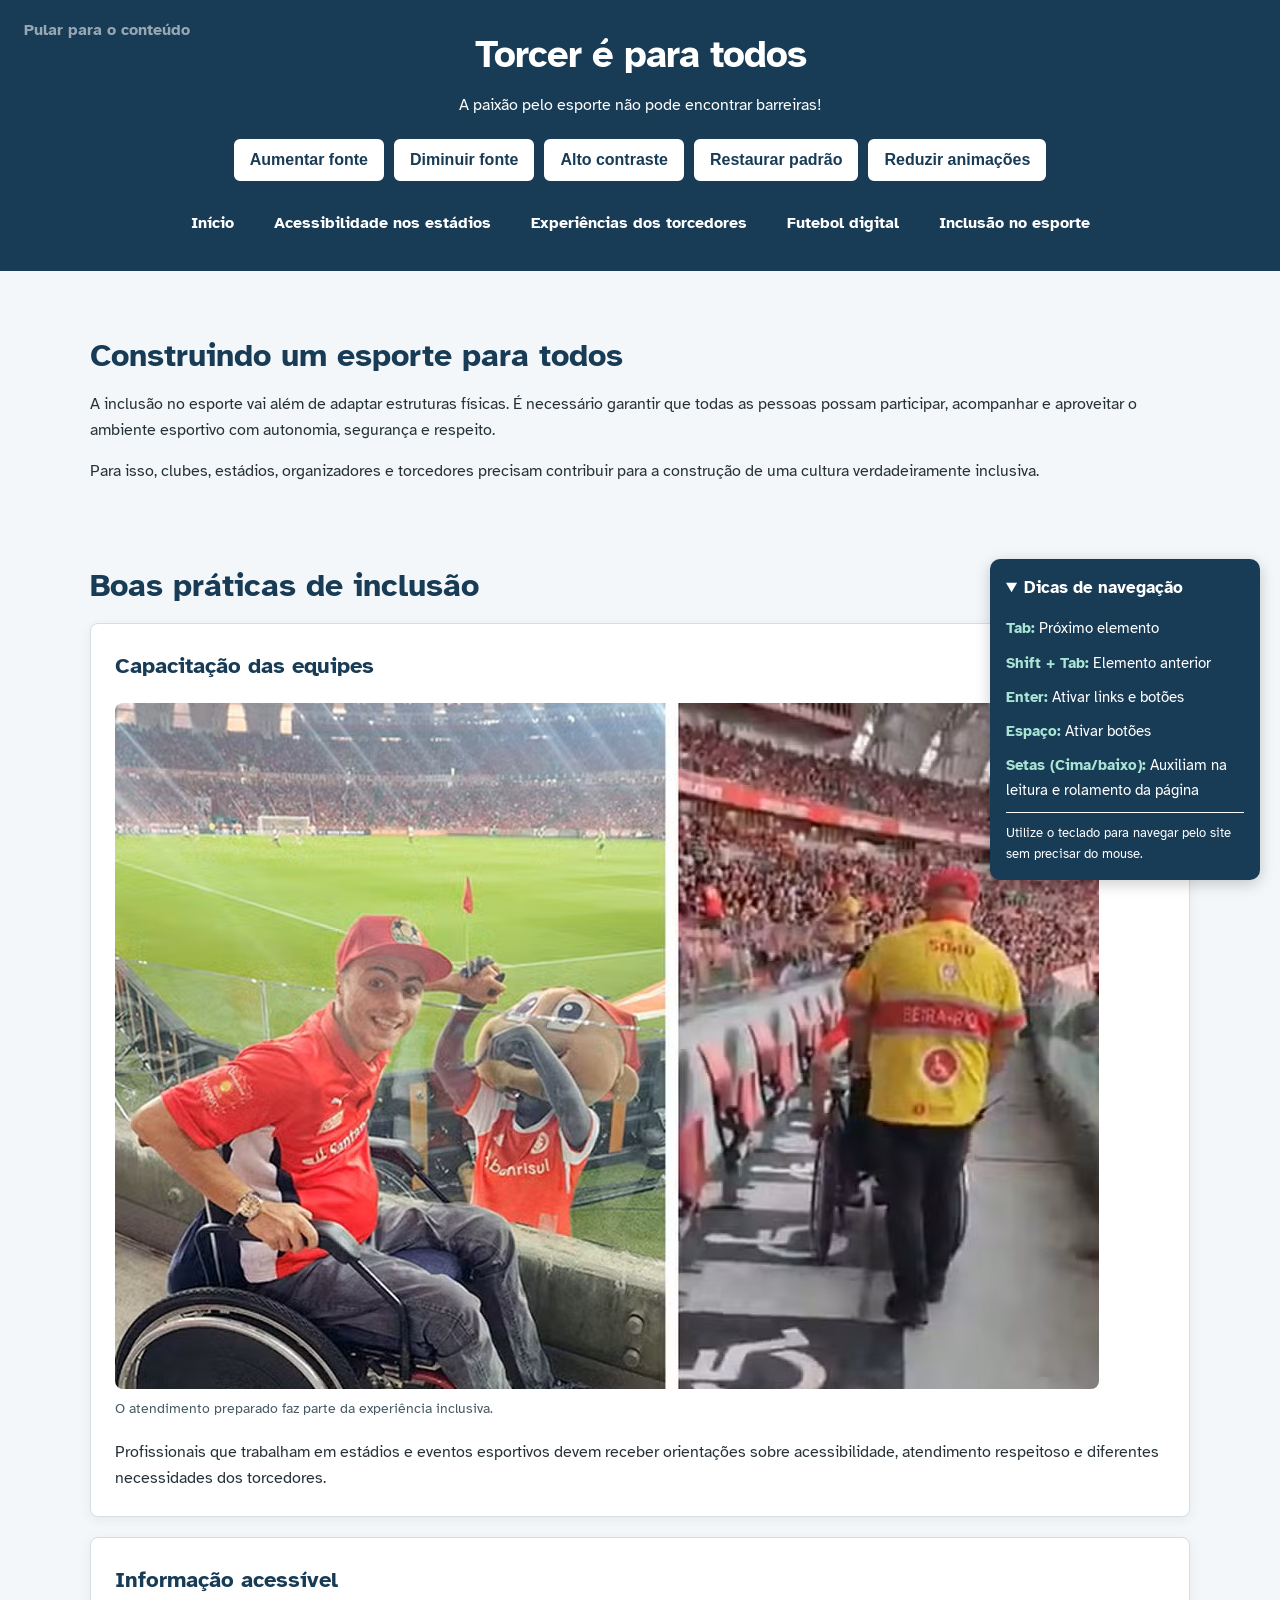
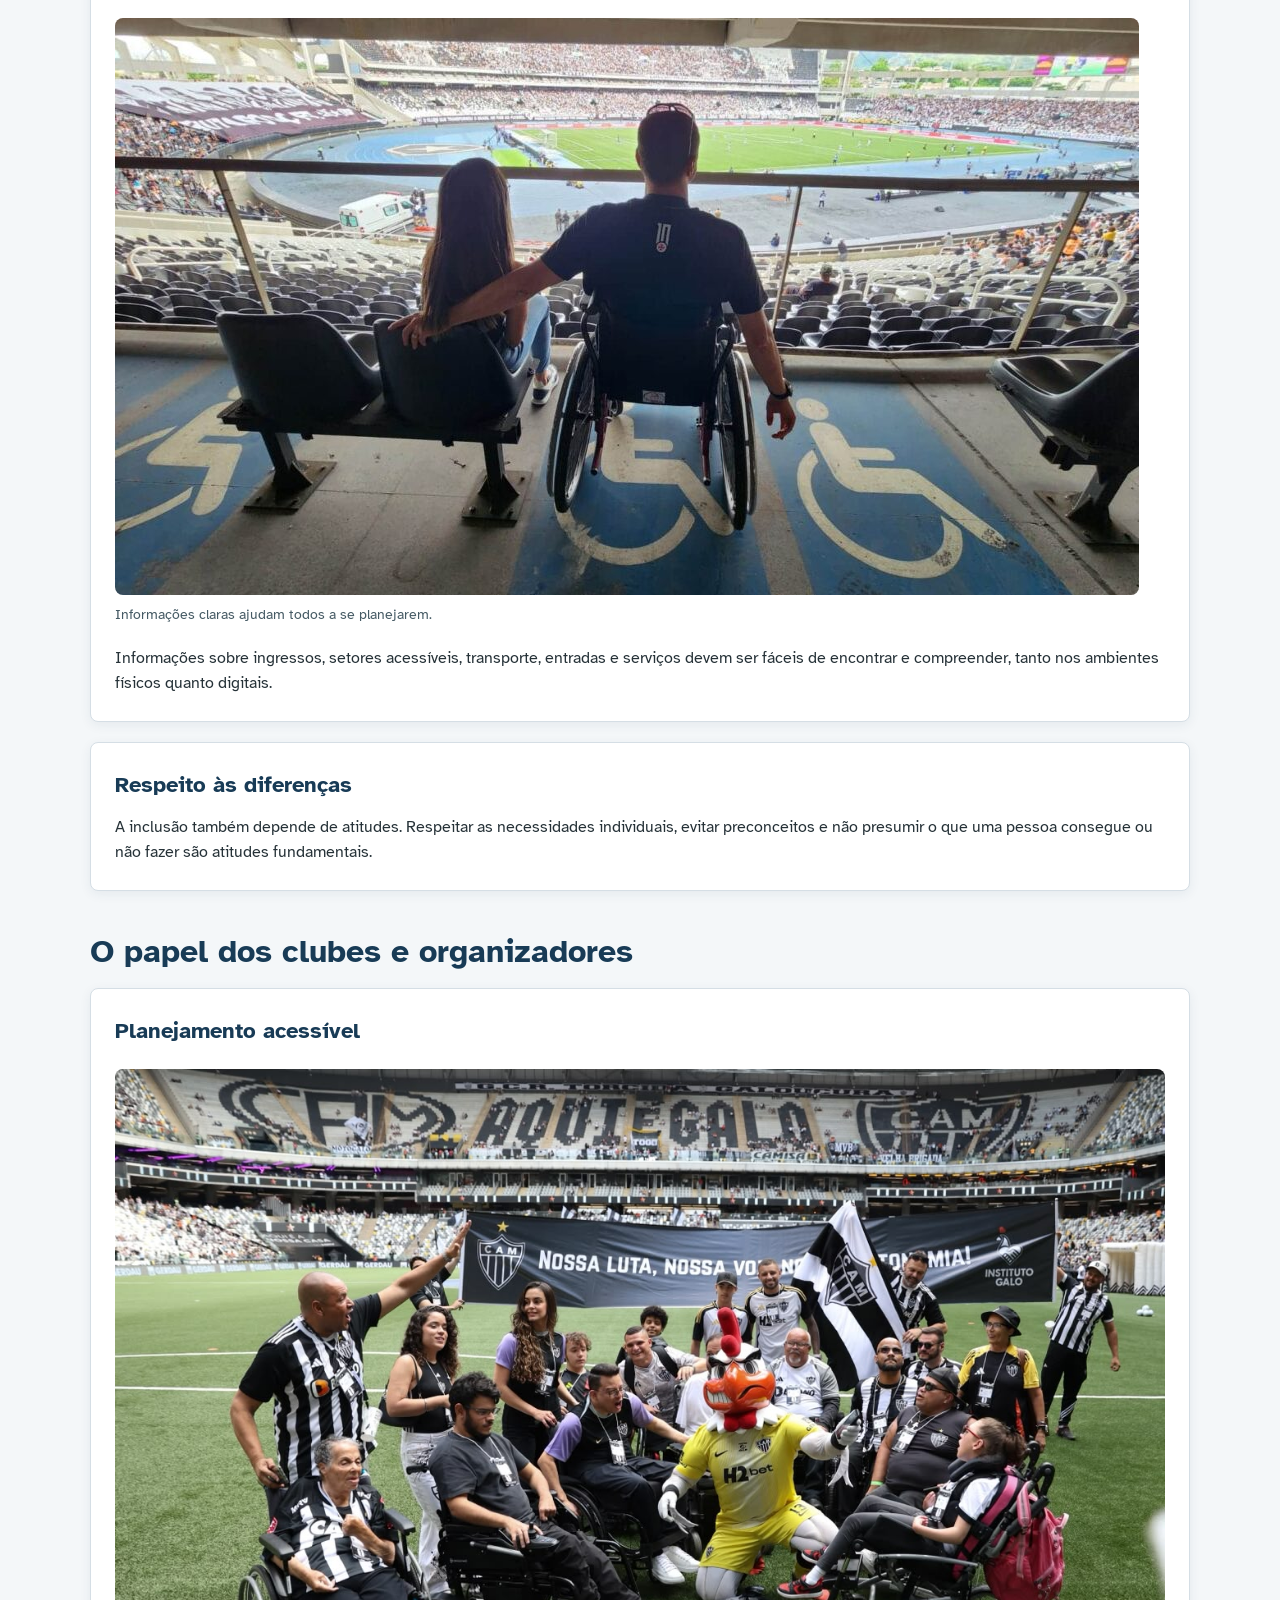
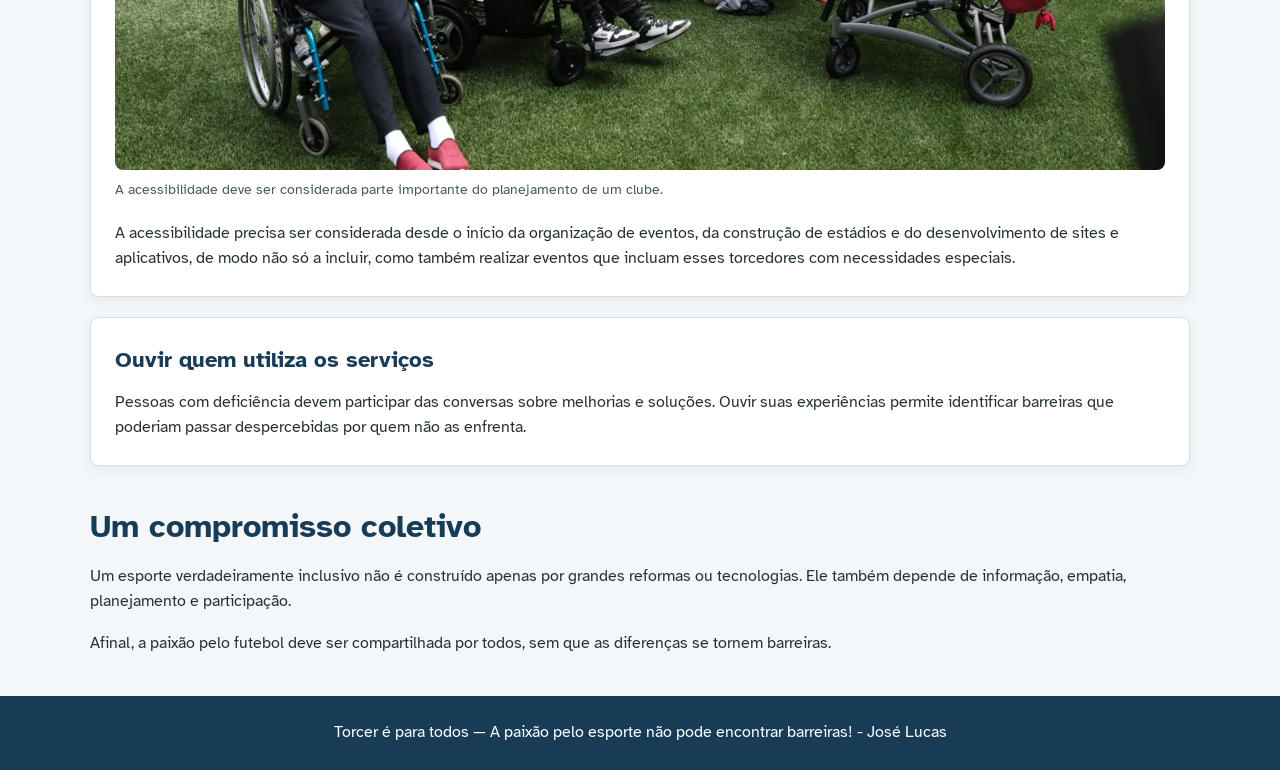
<file: inclusao.html>
<!--Boas práticas para inclusão e propostas para melhorar a experiência de torcedores-->   

<!DOCTYPE html>
<html lang="pt-BR">
<head>
    <meta charset="UTF-8">
    <meta name="viewport" content="width=device-width, initial-scale=1.0">
    <title>Inclusão no Esporte | Torcer é para todos</title>
    <link rel="stylesheet" href="style.css">
    <link rel="preconnect" href="https://fonts.googleapis.com">
    <link rel="preconnect" href="https://fonts.gstatic.com" crossorigin>
    <link href="https://fonts.googleapis.com/css2?family=Atkinson+Hyperlegible:wght@400;700&display=swap" rel="stylesheet">
</head>

<body>

    <a href="#conteudo" class="skip-link">
        Pular para o conteúdo
    </a>
    <header>
        <h1>Torcer é para todos</h1>
        <p>A paixão pelo esporte não pode encontrar barreiras!</p>
        <div class="controles-acessibilidade"
        aria-label="Controles de acessibilidade">
        <button type="button" id="aumentar-fonte">
            Aumentar fonte
            </button>
        <button type="button" id="diminuir-fonte">
            Diminuir fonte
        </button>
        <button type="button" id="alto-contraste"
                aria-pressed="false">
            Alto contraste
        </button>
        <button type="button" id="restaurar">
            Restaurar padrão
        </button>
        <button type="button" id="reduzir-animacoes"
                aria-pressed="false">
            Reduzir animações
        </button>
        </div>
        <nav aria-label="Navegação principal">
            <ul>
                <li><a href="index.html">Início</a></li>
                <li><a href="estadios.html">Acessibilidade nos estádios</a></li>
                <li><a href="experiencias.html">Experiências dos torcedores</a></li>
                <li><a href="futebol-digital.html">Futebol digital</a></li>
                <li><a href="inclusao.html">Inclusão no esporte</a></li>

            </ul>
        </nav>
    </header>
    <main id="conteudo">
        <section>
            <h2>Construindo um esporte para todos</h2>
            <p>
                A inclusão no esporte vai além de adaptar estruturas físicas.
                É necessário garantir que todas as pessoas possam participar,
                acompanhar e aproveitar o ambiente esportivo com autonomia,
                segurança e respeito.
            </p>
            <p>
                Para isso, clubes, estádios, organizadores e torcedores
                precisam contribuir para a construção de uma cultura
                verdadeiramente inclusiva.
            </p>
        </section>

        <section>
            <h2>Boas práticas de inclusão</h2>
            <article>
                <h3>Capacitação das equipes</h3>
                <figure>
                    <img
                        src="assets\imagens/atendimento-inclusivo.jpg"
                        alt="Equipe de atendimento do estádio Beira-Rio prestando assistência a um torcedor cadeirante em um jogo do SC Internacional"
                    >
                    <figcaption>O atendimento preparado faz parte da experiência inclusiva.</figcaption>
                </figure>
                <p>
                    Profissionais que trabalham em estádios e eventos esportivos
                    devem receber orientações sobre acessibilidade, atendimento
                    respeitoso e diferentes necessidades dos torcedores.
                </p>
            </article>
            <article>
                <h3>Informação acessível</h3>
                <figure>
                    <img
                        src="assets\imagens/informacao-acessivel.jpg"
                        alt="Chão da arquibancada do estádio marcado com a sinalização do espaço reservado às PCDs"
                    >
                    <figcaption>Informações claras ajudam todos a se planejarem.</figcaption>
                </figure>

                <p>
                    Informações sobre ingressos, setores acessíveis, transporte,
                    entradas e serviços devem ser fáceis de encontrar e
                    compreender, tanto nos ambientes físicos quanto digitais.
                </p>
            </article>
            <article>
                <h3>Respeito às diferenças</h3>
                <p>
                    A inclusão também depende de atitudes. Respeitar as
                    necessidades individuais, evitar preconceitos e não
                    presumir o que uma pessoa consegue ou não fazer são
                    atitudes fundamentais.
                </p>
            </article>
        </section>

        <section>
            <h2>O papel dos clubes e organizadores</h2>
            <article>
                <h3>Planejamento acessível</h3>
                <figure>
                    <img
                        src="assets\imagens/planejamento-acessivel.jpg"
                        alt="Clube Atlético Mineiro realizando ação de inclusão com torcedores PCDs"
                    >
                    <figcaption>A acessibilidade deve ser considerada parte importante do planejamento de um clube.</figcaption>
                </figure>
                <p>
                    A acessibilidade precisa ser considerada desde o início
                    da organização de eventos, da construção de estádios e
                    do desenvolvimento de sites e aplicativos, de modo não 
                    só a incluir, como também realizar eventos que incluam
                    esses torcedores com necessidades especiais.
                </p>
            </article>
            <article>
                <h3>Ouvir quem utiliza os serviços</h3>
                <p>
                    Pessoas com deficiência devem participar das conversas
                    sobre melhorias e soluções. Ouvir suas experiências
                    permite identificar barreiras que poderiam passar
                    despercebidas por quem não as enfrenta.
                </p>
            </article>
        </section>
        <section>
            <h2>Um compromisso coletivo</h2>
            <p>
                Um esporte verdadeiramente inclusivo não é construído
                apenas por grandes reformas ou tecnologias. Ele também
                depende de informação, empatia, planejamento e participação.
            </p>
            <p>
                Afinal, a paixão pelo futebol deve ser compartilhada por
                todos, sem que as diferenças se tornem barreiras.
            </p>
        </section>
    </main>
    <details class="dicas-teclado" open>
    <summary>
        <span> Dicas de navegação</span>
    </summary>
    <div class="conteudo-dicas">
        <p>
            <strong>Tab:</strong>
            Próximo elemento
        </p>
        <p>
            <strong>Shift + Tab:</strong>
            Elemento anterior
        </p>
        <p>
            <strong>Enter:</strong>
            Ativar links e botões
        </p>
        <p>
            <strong>Espaço:</strong>
            Ativar botões
        </p>
        <p>
            <strong>Setas (Cima/baixo):</strong>
            Auxiliam na leitura e rolamento da página
        </p>
        <p class="aviso-dicas">
            Utilize o teclado para navegar pelo site
            sem precisar do mouse.
        </p>
    </div>

</details>
    <footer>
        <p>Torcer é para todos — A paixão pelo esporte não pode encontrar barreiras! - José Lucas</p>
    </footer>
<script src="js/script.js/script.js"></script>
</body>
</html>
</file>
<file: style.css>
* {
    margin: 0;
    padding: 0;
    box-sizing: border-box;
}
body {
    font-family: 'Atkinson Hyperlegible', Arial, sans-serif;    background-color: #F4F7F9; /* fonte desenvolvida visandk maximizar a legibilidade e o reconhecimento de caracteres para leitores com baixa visão */
    color: #263238;
    font-size: 1rem;
    line-height: 1.6;
}

/* cabeçalho */

header {
    background-color: #183B56;
    color: #FFFFFF;
    padding: 24px;
    text-align: center;
}

header h1 {
    margin-bottom: 8px;
    font-size: 2rem;
}

header p {
    margin-bottom: 20px;
}

/* menu  */

nav ul {
    list-style: none;
    display: flex;
    justify-content: center;
    flex-wrap: wrap;
    gap: 12px;
}

nav a {
    display: inline-block;
    color: #FFFFFF;
    text-decoration: none;
    padding: 10px 14px;
    border-radius: 6px;
    font-weight: bold;
}

nav a:hover {
    background-color: #FFFFFF;
    color: #183B56;
}

/* link do pular para conteúdo*/

body > a:first-of-type {
    position: absolute;
    top: 10px;
    left: 12px;
    background-color: #183B56;
    color: #FFFFFF;
    padding: 8px 12px;
    border-radius: 6px;
    font-weight: bold;
    z-index: 999;
    opacity: 0.55;
    text-decoration: none;
    transition: opacity 0.2s ease;
}

body > a:first-of-type:hover {
    opacity: 1;
}

body > a:first-of-type:focus {
    opacity: 1;
    outline: 3px solid #287A68;
    outline-offset: 3px;
}

/* conteúdo */

main {
    width: 90%;
    max-width: 1100px;
    margin: 40px auto;
}

section {
    margin-bottom: 40px;
}

h2 {
    color: #183B56;
    font-size: 1.8rem;
    margin-bottom: 16px;
}

h3 {
    color: #183B56;
    font-size: 1.3rem;
    margin-bottom: 12px;
}

p {
    margin-bottom: 16px;
}

/* conteúdos separados */

article {
    background-color: #FFFFFF;
    padding: 24px;
    margin-bottom: 20px;
    border-radius: 8px;
    border: 1px solid #D5DEE5;
}

/* imagens e legendas */

figure {
    margin: 20px 0;
}

figure img {
    display: block;
    max-width: 100%;
    height: auto;
    border-radius: 8px;
}

figcaption {
    margin-top: 8px;
    font-size: 0.9rem;
    color: #455A64;
}

/* links */

a {
    color: #17634F;
}

a:hover {
    text-decoration: underline;
}


/* teclado acessível */


a:focus-visible,
button:focus-visible,
input:focus-visible,
select:focus-visible,
textarea:focus-visible {
    outline: 3px solid #287A68;
    outline-offset: 4px;
    border-radius: 4px;
}

/* Destaque  para os controles de acessibilidade */
.controles-acessibilidade button:focus-visible {
    outline: 4px solid #FFFFFF;
    outline-offset: 3px;
    box-shadow: 0 0 0 7px #183B56;
}


/* footer */

footer {
    background-color: #183B56;
    color: #FFFFFF;
    text-align: center;
    padding: 24px;
}

footer p {
    margin-bottom: 0;
}

/* responsividade pro celular */

@media (max-width: 600px) {

    header {
        padding: 20px 12px;
    }

    header h1 {
        font-size: 1.6rem;
    }

    nav ul {
        flex-direction: column;
        align-items: stretch;
    }

    nav a {
        display: block;
    }

    main {
        width: 92%;
        margin: 24px auto;
    }

    article {
        padding: 18px;
    }


}
header h1 {
    font-size: 2.4rem;
    letter-spacing: -1px;
}

h2 {
    font-size: 2rem;
    line-height: 1.3;
}

h3 {
    font-size: 1.4rem;
}


article {
    box-shadow: 0 3px 12px rgba(24, 59, 86, 0.07);
    transition: transform 0.2s ease, box-shadow 0.2s ease;
}

article:hover {
    transform: translateY(-3px);
    box-shadow: 0 6px 18px rgba(24, 59, 86, 0.12);
}


a {
    font-weight: 600;
    text-underline-offset: 4px;
}

/* organização do texto */

main > section:first-child {
    padding: 24px 0;
}

section > article p:last-child {
    margin-bottom: 0;
}

/* preferências do usuário */

@media (prefers-reduced-motion: reduce) {
    *,
    *::before,
    *::after {
        scroll-behavior: auto !important;
        transition-duration: 0.01ms !important;
        animation-duration: 0.01ms !important;
    }
}

/* controles d acessibilidade */

.controles-acessibilidade {
    display: flex;
    justify-content: center;
    flex-wrap: wrap;
    gap: 10px;
    margin-bottom: 20px;
}

.controles-acessibilidade button {
    background-color: #FFFFFF;
    color: #183B56;
    border: 2px solid #FFFFFF;
    border-radius: 6px;
    padding: 10px 14px;
    font-size: 1rem;
    font-weight: bold;
    cursor: pointer;
}

.controles-acessibilidade button:hover {
    background-color: #DCEBE7;
}

.controles-acessibilidade button:focus-visible {
    outline: 3px solid #FFFFFF;
    outline-offset: 4px;
}

/* modo alto contraste */

body.alto-contraste {
    background-color: #000000;
    color: #FFFFFF;
}

body.alto-contraste header,
body.alto-contraste footer {
    background-color: #000000;
    color: #FFFFFF;
    border-bottom: 2px solid #FFFF00;
}

body.alto-contraste h1,
body.alto-contraste h2,
body.alto-contraste h3 {
    color: #FFFF00;
}

body.alto-contraste article {
    background-color: #000000;
    color: #FFFFFF;
    border: 2px solid #FFFF00;
}

body.alto-contraste a {
    color: #FFFF00;
}

body.alto-contraste nav a {
    color: #FFFFFF;
}

body.alto-contraste nav a:hover {
    background-color: #FFFF00;
    color: #000000;
}

body.alto-contraste .controles-acessibilidade button {
    background-color: #000000;
    color: #FFFF00;
    border: 2px solid #FFFF00;
}

body.alto-contraste figcaption {
    color: #FFFFFF;
}

/* redução de animação */

body.reduzir-animacoes *,
body.reduzir-animacoes *::before,
body.reduzir-animacoes *::after {
    animation: none !important;
    transition: none !important;
    scroll-behavior: auto !important;
}


/* orientação pra navegação */

.dicas-teclado {
    position: fixed;
    right: 20px;
    bottom: 20px;
    width: 270px;
    background-color: #183B56;
    color: #FFFFFF;
    border-radius: 10px;
    padding: 16px;
    box-shadow: 0 4px 15px rgba(0, 0, 0, 0.2);
    z-index: 100;
}

.dicas-teclado summary {
    cursor: pointer;
    font-weight: bold;
    font-size: 1.05rem;
}

.conteudo-dicas {
    margin-top: 14px;
}

.conteudo-dicas p {
    margin-bottom: 10px;
    font-size: 0.95rem;
}

.conteudo-dicas strong {
    color: #A9E5D4;
}

.conteudo-dicas .aviso-dicas {
    font-size: 0.8rem;
    margin-bottom: 0;
    border-top: 1px solid #FFFFFF;
    padding-top: 10px;
}

.dicas-teclado summary:focus-visible {
    outline: 3px solid #FFFFFF;
    outline-offset: 5px;
    border-radius: 3px;
}

/* responsididade da caixa de orientação */
@media (max-width: 600px) {
    .dicas-teclado {
        position: static;
        width: 90%;
        margin: 20px auto;
    }
}

/* efeito na imagem */
figure img {
    transition: transform 0.3s ease;
}

figure img:hover {
    transform: scale(1.03);
}

.reduzir-animacoes figure img {
    transition: none;
}

.reduzir-animacoes figure img:hover {
    transform: none;
}
</file>
